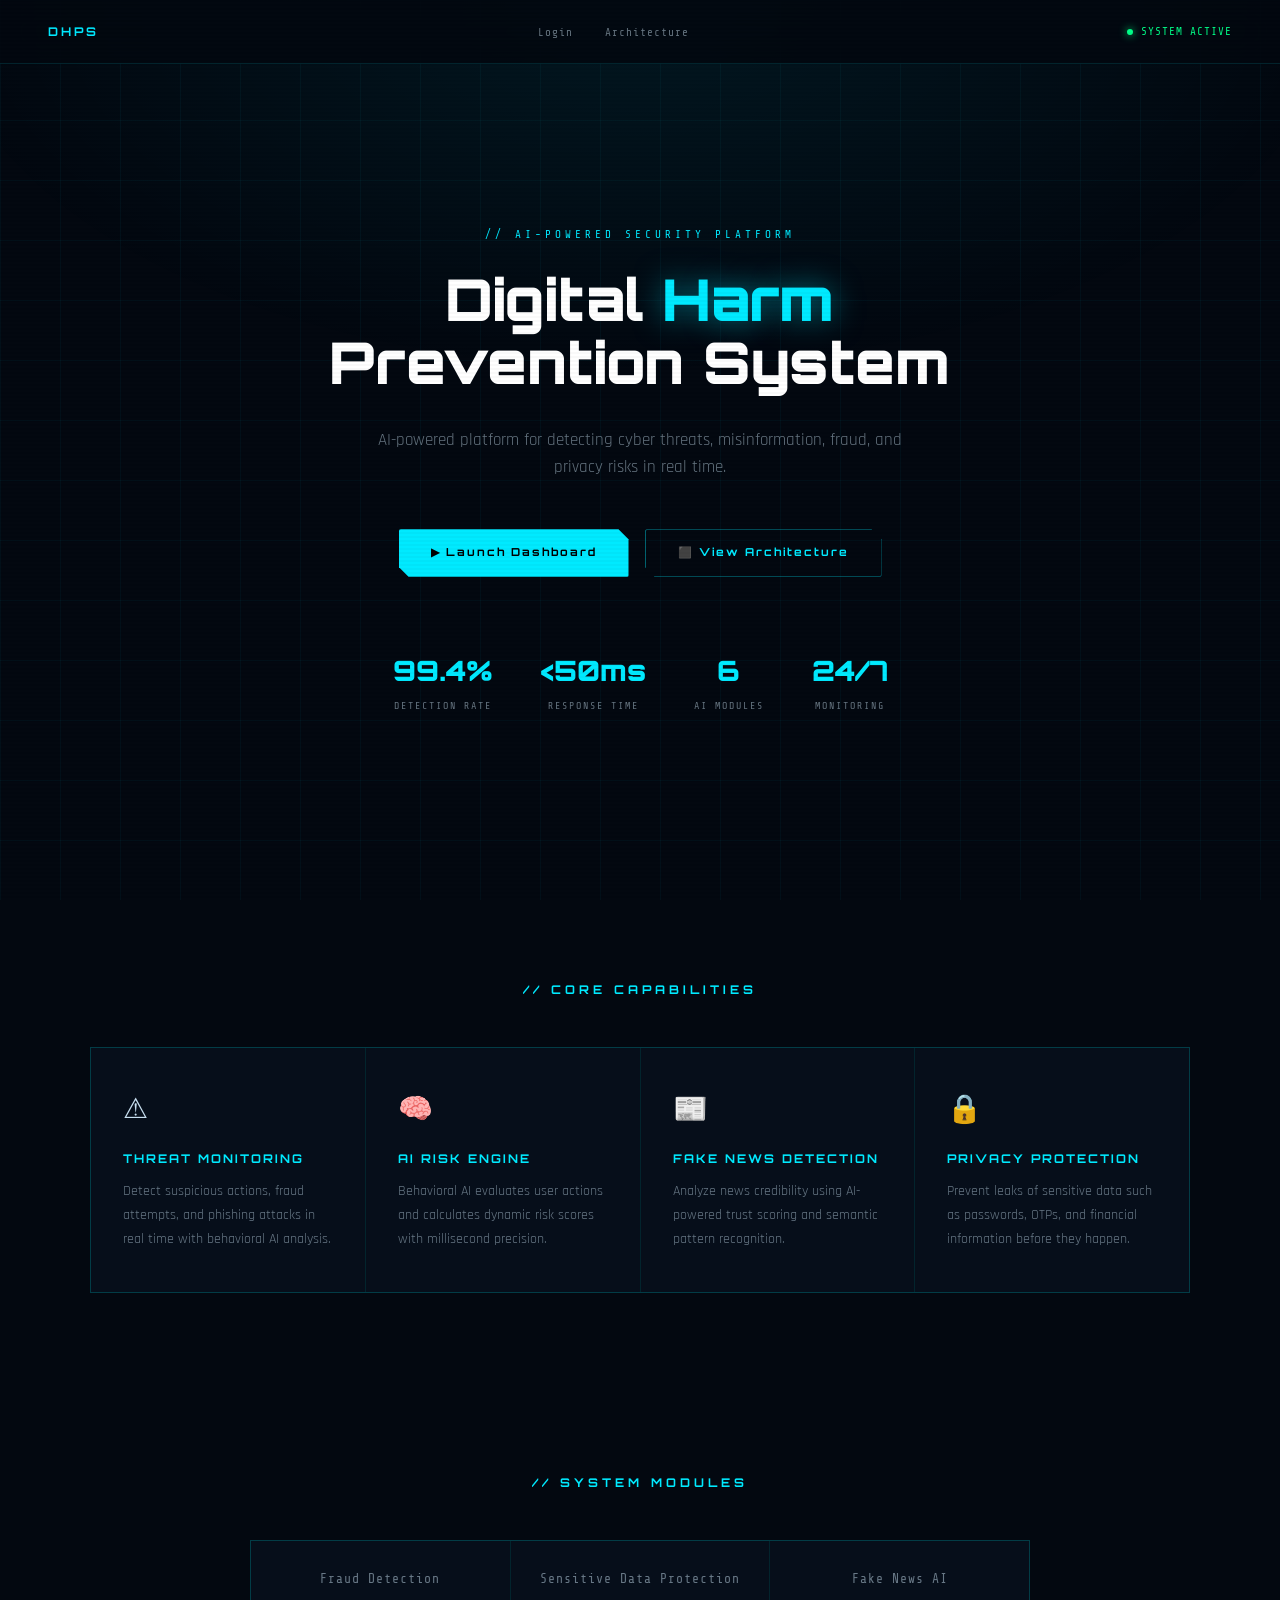
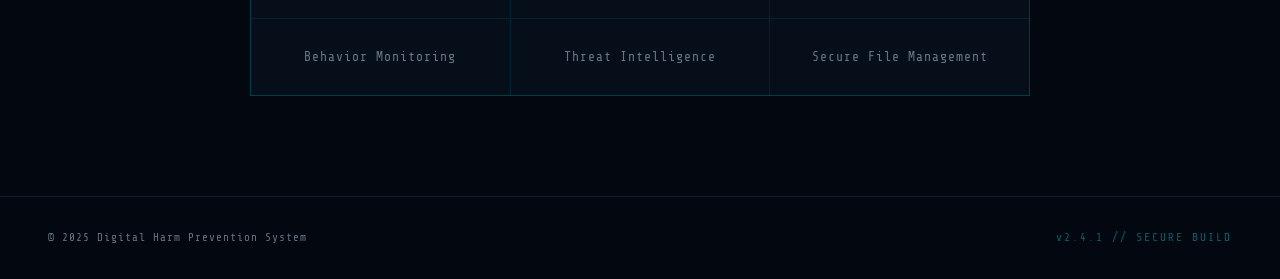
<file: frontend/index.html>
<!DOCTYPE html>
<html lang="en">
<head>
  <meta charset="UTF-8">
  <meta name="viewport" content="width=device-width, initial-scale=1.0">
  <title>Digital Harm Prevention System</title>
  <link rel="stylesheet" href="css/styles.css">
</head>
<body>

<div class="grid-bg"></div>

<!-- NAV -->
<nav class="nav">
  <a href="index.html" class="nav-logo">DHPS</a>
  <ul class="nav-links">
    <li><a href="login.html">Login</a></li>
    <li><a href="architecture.html">Architecture</a></li>
  </ul>
  <div class="nav-status">
    <span class="status-dot"></span>
    SYSTEM ACTIVE
  </div>
</nav>

<!-- HERO -->
<section class="hero">
  <p class="hero-eyebrow">// AI-POWERED SECURITY PLATFORM</p>

  <h1 class="title">
    Digital <span>Harm</span><br>Prevention System
  </h1>

  <p class="subtitle">
    AI-powered platform for detecting cyber threats, misinformation, fraud, and privacy risks in real time.
  </p>

  <div class="hero-buttons">
    <a href="login.html" class="btn-primary">&#x25B6; Launch Dashboard</a>
    <a href="architecture.html" class="btn-outline">&#x2B1B; View Architecture</a>
  </div>

  <div class="hero-stats">
    <div class="hero-stat">
      <div class="hero-stat-num">99.4%</div>
      <div class="hero-stat-label">Detection Rate</div>
    </div>
    <div class="hero-stat">
      <div class="hero-stat-num">&lt;50ms</div>
      <div class="hero-stat-label">Response Time</div>
    </div>
    <div class="hero-stat">
      <div class="hero-stat-num">6</div>
      <div class="hero-stat-label">AI Modules</div>
    </div>
    <div class="hero-stat">
      <div class="hero-stat-num">24/7</div>
      <div class="hero-stat-label">Monitoring</div>
    </div>
  </div>
</section>

<!-- FEATURES -->
<div class="features-section">
  <div class="features-header">
    <h2>// Core Capabilities</h2>
  </div>
  <div class="features">
    <div class="feature-card">
      <span class="feature-icon">&#x26A0;</span>
      <h3>Threat Monitoring</h3>
      <p>Detect suspicious actions, fraud attempts, and phishing attacks in real time with behavioral AI analysis.</p>
    </div>
    <div class="feature-card">
      <span class="feature-icon">&#x1F9E0;</span>
      <h3>AI Risk Engine</h3>
      <p>Behavioral AI evaluates user actions and calculates dynamic risk scores with millisecond precision.</p>
    </div>
    <div class="feature-card">
      <span class="feature-icon">&#x1F4F0;</span>
      <h3>Fake News Detection</h3>
      <p>Analyze news credibility using AI-powered trust scoring and semantic pattern recognition.</p>
    </div>
    <div class="feature-card">
      <span class="feature-icon">&#x1F512;</span>
      <h3>Privacy Protection</h3>
      <p>Prevent leaks of sensitive data such as passwords, OTPs, and financial information before they happen.</p>
    </div>
  </div>
</div>

<!-- MODULES -->
<section class="modules">
  <h2>// System Modules</h2>
  <div class="module-grid">
    <div class="module-card">Fraud Detection</div>
    <div class="module-card">Sensitive Data Protection</div>
    <div class="module-card">Fake News AI</div>
    <div class="module-card">Behavior Monitoring</div>
    <div class="module-card">Threat Intelligence</div>
    <div class="module-card">Secure File Management</div>
  </div>
</section>

<!-- FOOTER -->
<footer class="footer">
  <span class="footer-copy">&copy; 2025 Digital Harm Prevention System</span>
  <span class="footer-ver">v2.4.1 // SECURE BUILD</span>
</footer>

</body>
</html>
</file>
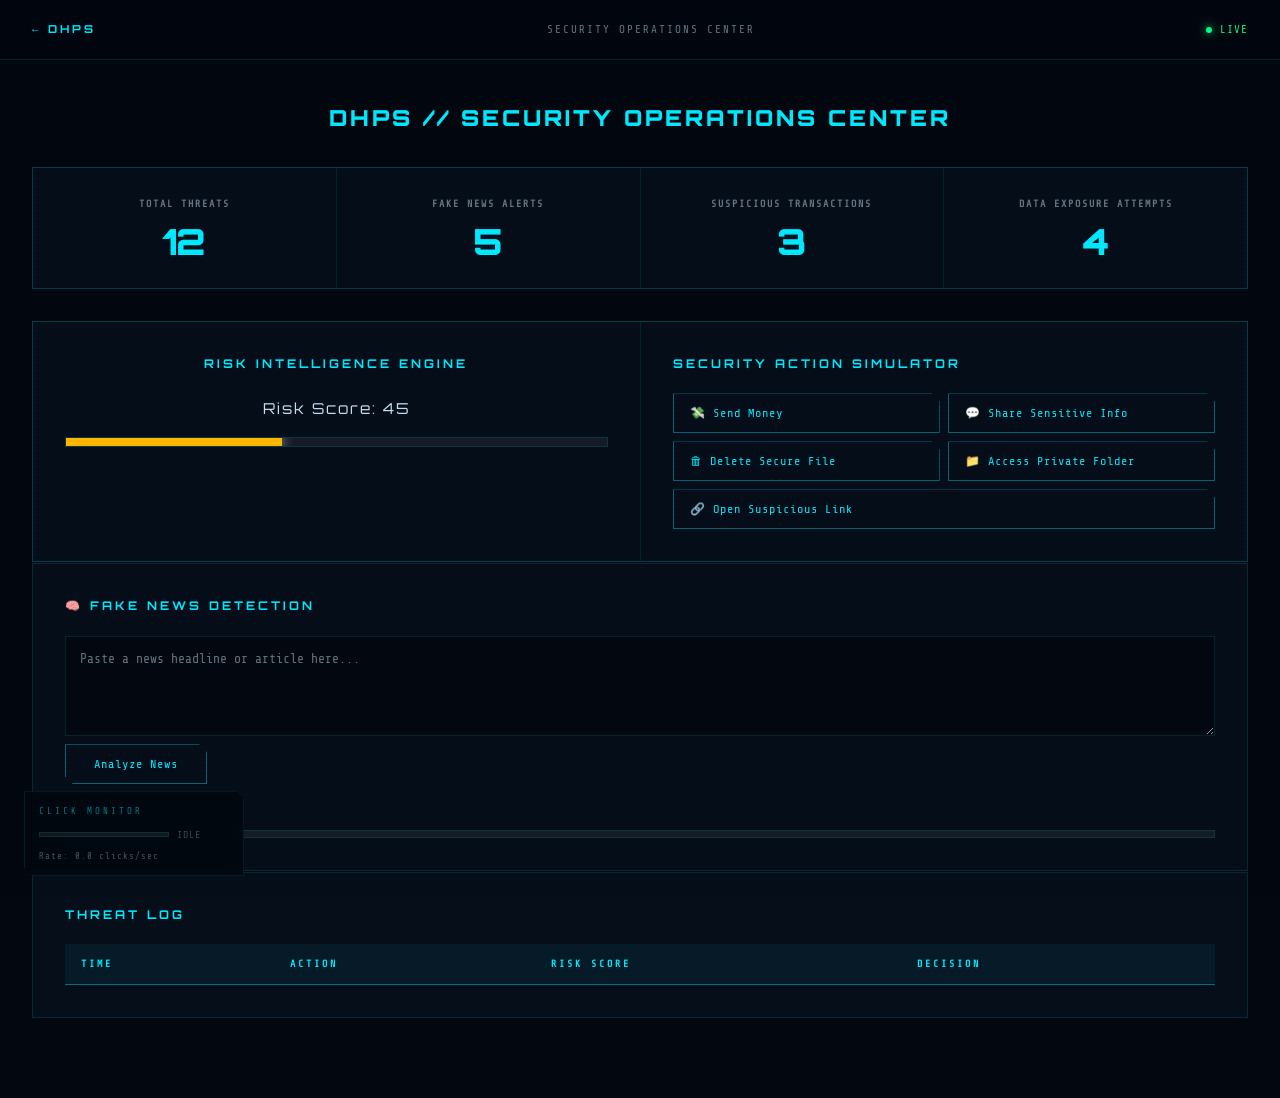
<file: frontend/dashboard.html>
<!DOCTYPE html>
<html lang="en">
<head>
  <title>DHPS Security Dashboard</title>
  <meta charset="UTF-8">
  <meta name="viewport" content="width=device-width, initial-scale=1.0">
  <link rel="stylesheet" href="css/dashboard.css">
  <script defer src="js/riskEngine.js"></script>
  <script defer src="js/behaviorMonitor.js"></script>
  <script defer src="js/fakeNewsAI.js"></script>
</head>
<body>

<!-- NAV -->
<nav class="dash-nav">
  <a href="index.html" class="dash-nav-logo">&#x2190; DHPS</a>
  <span class="dash-nav-title">SECURITY OPERATIONS CENTER</span>
  <div class="dash-nav-right">
    <span class="status-dot"></span>
    LIVE
  </div>
</nav>

<div class="dash-page">

  <h1 class="dashboard-title">DHPS // Security Operations Center</h1>

  <!-- STATS -->
  <div class="stats">
    <div class="card">
      <h3>Total Threats</h3>
      <p id="threats">12</p>
    </div>
    <div class="card">
      <h3>Fake News Alerts</h3>
      <p>5</p>
    </div>
    <div class="card">
      <h3>Suspicious Transactions</h3>
      <p>3</p>
    </div>
    <div class="card">
      <h3>Data Exposure Attempts</h3>
      <p>4</p>
    </div>
  </div>

  <!-- MAIN GRID -->
  <div class="dash-grid">

    <!-- RISK ENGINE -->
    <div class="dash-panel risk-engine">
      <h2>Risk Intelligence Engine</h2>
      <p id="riskScore">Risk Score: 45</p>
      <div class="risk-bar">
        <div id="riskFill"></div>
      </div>
    </div>

    <!-- ACTIONS -->
    <div class="dash-panel actions">
      <h2>Security Action Simulator</h2>
      <div class="action-grid">
        <button onclick="openMoneyForm()">&#x1F4B8; Send Money</button>
        <button onclick="openSensitiveForm()">&#x1F4AC; Share Sensitive Info</button>
        <button onclick="openDeleteForm()">&#x1F5D1; Delete Secure File</button>
        <button onclick="openFolderForm()">&#x1F4C1; Access Private Folder</button>
        <button onclick="openLinkForm()" style="grid-column: 1 / -1;">&#x1F517; Open Suspicious Link</button>
      </div>
    </div>

  </div>

  <!-- FAKE NEWS -->
  <div class="dash-panel-full fake-news-card">
    <h2>&#x1F9E0; Fake News Detection</h2>
    <textarea id="newsInput" placeholder="Paste a news headline or article here..."></textarea>
    <button onclick="checkNews()" style="clip-path: polygon(0 0, calc(100% - 8px) 0, 100% 8px, 100% 100%, 8px 100%, 0 calc(100% - 8px)); padding: 12px 28px;">Analyze News</button>
    <p id="newsResult"></p>
    <div class="trust-bar"><div id="trustFill"></div></div>
  </div>

  <!-- THREAT LOG -->
  <div class="dash-panel-full log" style="margin-top: 1px;">
    <h2>Threat Log</h2>
    <table>
      <thead>
        <tr>
          <th>Time</th>
          <th>Action</th>
          <th>Risk Score</th>
          <th>Decision</th>
        </tr>
      </thead>
      <tbody id="logTable"></tbody>
    </table>
  </div>

</div><!-- /dash-page -->


<!-- MONEY FORM -->
<div id="moneyForm" class="modal">
  <div class="modal-content">
    <h3>Money Transfer</h3>
    <input id="recipient" placeholder="Recipient Name">
    <input id="amount" type="number" placeholder="Amount (INR)" oninput="checkAmountWarning(this.value)">
    <div id="amountWarningInline" style="display:none; margin: -8px 0 12px; padding: 10px 14px; background: rgba(255,184,0,0.08); border: 1px solid rgba(255,184,0,0.4); font-family: var(--font-mono); font-size: 11px; color: var(--orange); letter-spacing: 1px;">
      &#x26A0; High-value transaction &mdash; additional verification may apply.
    </div>
    <!-- PANIC ALERT inside form -->
    <div id="panicBanner" style="display:none; margin: 0 0 12px; padding: 10px 14px; background: rgba(255,59,92,0.1); border: 1px solid rgba(255,59,92,0.5); font-family: var(--font-mono); font-size: 11px; color: var(--red); letter-spacing: 1px;">
      &#x1F6A8; Rapid clicking detected &mdash; possible panic or coercion. Transaction paused.
    </div>
    <div class="modal-buttons">
      <button onclick="submitMoneyWithCheck()">Submit Transaction</button>
      <button class="btn-close" onclick="closeForms()">Close</button>
    </div>
    <p id="moneyResult"></p>
  </div>
</div>

<!-- HIGH VALUE WARNING POPUP (with cooldown + panic) -->
<div id="highValueWarning" class="modal" style="z-index: 2000;">
  <div class="modal-content" style="border-color: rgba(255,184,0,0.6); box-shadow: 0 0 40px rgba(255,184,0,0.2), inset 0 0 40px rgba(0,0,0,0.5);">
    <div style="position:absolute; top:0; left:0; right:0; height:2px; background: linear-gradient(90deg, transparent, var(--orange), transparent);"></div>

    <!-- PANIC MODE header (hidden by default) -->
    <div id="panicHeader" style="display:none; text-align:center; margin-bottom:16px; padding:12px; background:rgba(255,59,92,0.1); border:1px solid rgba(255,59,92,0.4);">
      <div style="font-size:28px;">&#x1F6A8;</div>
      <div style="font-family:var(--font-mono); font-size:11px; color:var(--red); letter-spacing:2px; margin-top:6px;">PANIC DETECTED &mdash; TRANSACTION BLOCKED</div>
      <div style="font-family:var(--font-mono); font-size:10px; color:var(--text-dim); margin-top:4px;">Rapid clicking behaviour flagged. Please verify you are acting freely.</div>
    </div>

    <div style="text-align:center; margin-bottom: 20px;" id="warnIcon">
      <div style="font-size: 40px; margin-bottom: 12px;">&#x26A0;</div>
      <h3 style="color: var(--orange); font-size: 14px; letter-spacing: 3px;">High-Value Transaction</h3>
    </div>

    <div style="background: rgba(255,184,0,0.06); border: 1px solid rgba(255,184,0,0.2); padding: 16px; margin-bottom: 16px;">
      <p style="font-family: var(--font-mono); font-size: 12px; color: var(--text); letter-spacing: 1px; line-height: 1.7; margin: 0;">
        Transaction amount exceeds <span style="color:var(--orange); font-weight:bold;">&#x20B9;10,000</span>.<br>
        This triggers enhanced fraud screening.<br><br>
        <span style="color: var(--text-dim);">Recipient:</span> <span id="warnRecipient" style="color:var(--cyan);"></span><br>
        <span style="color: var(--text-dim);">Amount:</span> <span id="warnAmount" style="color:var(--orange);"></span>
      </p>
    </div>

    <!-- COOLDOWN TIMER BAR -->
    <div id="cooldownSection" style="margin-bottom:16px;">
      <div style="font-family:var(--font-mono); font-size:10px; color:var(--text-dim); letter-spacing:2px; text-align:center; margin-bottom:8px;">
        &#x23F3; COOLING OFF PERIOD &mdash; <span id="cooldownLabel">Review your transaction carefully</span>
      </div>
      <div style="width:100%; height:8px; background:rgba(255,255,255,0.06); border:1px solid var(--border); overflow:hidden;">
        <div id="cooldownBar" style="height:100%; width:100%; background:var(--orange); transition:width 1s linear;"></div>
      </div>
      <div style="font-family:var(--font-mono); font-size:10px; color:var(--text-dim); text-align:center; margin-top:6px; letter-spacing:1px;">
        Proceed button unlocks in <span id="cooldownSecs" style="color:var(--orange); font-weight:bold;">10</span>s
      </div>
    </div>

    <!-- Click rate meter -->
    <div id="clickMeter" style="margin-bottom:16px; padding:10px 14px; background:rgba(0,234,255,0.03); border:1px solid var(--border);">
      <div style="font-family:var(--font-mono); font-size:10px; color:var(--text-dim); letter-spacing:2px; margin-bottom:6px;">CLICK BEHAVIOUR MONITOR</div>
      <div style="display:flex; align-items:center; gap:10px;">
        <div style="flex:1; height:6px; background:rgba(255,255,255,0.06); border:1px solid var(--border); overflow:hidden;">
          <div id="clickRateBar" style="height:100%; width:0%; background:var(--green); transition:width 0.3s;"></div>
        </div>
        <span id="clickRateLabel" style="font-family:var(--font-mono); font-size:10px; color:var(--green); letter-spacing:1px; min-width:60px;">CALM</span>
      </div>
    </div>

    <p style="font-family:var(--font-mono); font-size:11px; color:var(--text-dim); letter-spacing:1px; text-align:center; margin-bottom:16px;" id="warnQuestion">
      Do you want to proceed with this transaction?
    </p>

    <div class="modal-buttons" id="warnButtons">
      <button id="proceedBtn" onclick="confirmHighValueTransaction()" disabled
        style="background:rgba(255,184,0,0.05); border-color:rgba(255,184,0,0.2); color:rgba(255,184,0,0.3); cursor:not-allowed;">
        &#x23F3; Wait...
      </button>
      <button class="btn-close" onclick="cancelHighValueTransaction()">&#x2718; Cancel</button>
    </div>
  </div>
</div>

<!-- PANIC BLOCKED POPUP -->
<div id="panicBlockedPopup" class="modal" style="z-index: 3000;">
  <div class="modal-content" style="border-color:rgba(255,59,92,0.6); box-shadow:0 0 40px rgba(255,59,92,0.25);">
    <div style="position:absolute; top:0; left:0; right:0; height:2px; background:linear-gradient(90deg,transparent,var(--red),transparent);"></div>
    <div style="text-align:center; margin-bottom:20px;">
      <div style="font-size:44px; margin-bottom:12px;">&#x1F6A8;</div>
      <h3 style="color:var(--red); font-size:14px; letter-spacing:3px;">TRANSACTION BLOCKED</h3>
    </div>
    <div style="background:rgba(255,59,92,0.06); border:1px solid rgba(255,59,92,0.2); padding:16px; margin-bottom:20px;">
      <p style="font-family:var(--font-mono); font-size:12px; color:var(--text); letter-spacing:1px; line-height:1.8; margin:0; text-align:center;">
        Abnormal clicking behaviour detected.<br>
        This may indicate <span style="color:var(--red);">panic, coercion, or fraud.</span><br><br>
        Transaction has been <strong style="color:var(--red);">automatically blocked</strong><br>for your protection.
      </p>
    </div>
    <div class="modal-buttons">
      <button onclick="dismissPanicBlock()" style="background:rgba(255,59,92,0.15); border-color:rgba(255,59,92,0.6); color:var(--red);">
        &#x2714; I Understand
      </button>
    </div>
  </div>
</div>

<script>
  /* ── PANIC / CLICK MONITOR (reads from global behaviorMonitor) ──────── */
  var _panicDetected     = false;
  var _clickRateInterval = null;

  function startClickMonitor() {
    _panicDetected = false;
    updateClickMeter(0);

    // Poll the global click rate every 400ms
    _clickRateInterval = setInterval(function() {
      var rate = (typeof getClickRate === "function") ? getClickRate() : 0;
      updateClickMeter(rate);

      // Panic threshold: > 4 clicks/sec from global monitor
      if (rate > 4 && !_panicDetected) {
        triggerPanic();
      }
    }, 400);
  }

  function stopClickMonitor() {
    clearInterval(_clickRateInterval);
    _clickRateInterval = null;
  }

  // recordModalClick no longer needed — global listener covers it
  function recordModalClick() {}

  function updateClickMeter(rate) {
    var bar   = document.getElementById("clickRateBar");
    var label = document.getElementById("clickRateLabel");
    if (!bar) return;

    var pct = Math.min(rate / 7 * 100, 100);
    bar.style.width = pct + "%";

    if (rate < 1) {
      bar.style.background = "var(--green)";
      label.style.color    = "var(--green)";
      label.textContent    = "CALM";
    } else if (rate < 4) {
      bar.style.background = "var(--orange)";
      label.style.color    = "var(--orange)";
      label.textContent    = "ELEVATED";
    } else {
      bar.style.background = "var(--red)";
      label.style.color    = "var(--red)";
      label.textContent    = "PANIC!";
    }
  }

  function triggerPanic() {
    _panicDetected = true;
    stopClickMonitor();

    document.getElementById("panicHeader").style.display  = "block";
    document.getElementById("warnIcon").style.display     = "none";
    document.getElementById("warnQuestion").style.display = "none";

    var btn = document.getElementById("proceedBtn");
    btn.textContent       = "\uD83D\uDEAB Blocked";
    btn.style.color       = "rgba(255,59,92,0.4)";
    btn.style.borderColor = "rgba(255,59,92,0.3)";
    btn.disabled          = true;

    document.getElementById("panicBanner").style.display = "block";

    setTimeout(function() {
      document.getElementById("highValueWarning").style.display  = "none";
      document.getElementById("panicBlockedPopup").style.display = "flex";
      updateRisk(95);
      addLog("Money Transfer (PANIC DETECTED)", 95, "BLOCKED");
    }, 1500);
  }

  /* ── COOLDOWN TIMER ────────────────────────────────────────────────── */
  var _cooldownTimer = null;
  var COOLDOWN_SECS  = 20;

  function startCooldown() {
    var remaining = COOLDOWN_SECS;
    var bar  = document.getElementById("cooldownBar");
    var secs = document.getElementById("cooldownSecs");
    var btn  = document.getElementById("proceedBtn");
    var lbl  = document.getElementById("cooldownLabel");

    bar.style.transition = "none";
    bar.style.width = "100%";

    // Force reflow so transition resets
    bar.offsetWidth;
    bar.style.transition = "width " + COOLDOWN_SECS + "s linear";
    bar.style.width = "0%";

    _cooldownTimer = setInterval(function() {
      remaining--;
      if (secs) secs.textContent = remaining;

      if (remaining <= 0) {
        clearInterval(_cooldownTimer);
        if (!_panicDetected) {
          btn.disabled       = false;
          btn.textContent    = "\u2714 Proceed Anyway";
          btn.style.background    = "rgba(255,184,0,0.15)";
          btn.style.borderColor   = "rgba(255,184,0,0.6)";
          btn.style.color         = "var(--orange)";
          btn.style.cursor        = "pointer";
          if (lbl) lbl.textContent = "You may now proceed";
          if (secs) secs.textContent = "0";
          // Hide the timer section label
          var timerNote = secs.parentElement;
          if (timerNote) timerNote.style.color = "var(--green)";
        }
      }
    }, 1000);
  }

  /* ── AMOUNT WARNING ────────────────────────────────────────────────── */
  function checkAmountWarning(val) {
    var warn = document.getElementById("amountWarningInline");
    warn.style.display = (parseFloat(val) > 10000) ? "block" : "none";
  }

  /* ── SUBMIT HANDLER ────────────────────────────────────────────────── */
  function submitMoneyWithCheck() {
    var amount    = parseFloat(document.getElementById("amount").value);
    var recipient = document.getElementById("recipient").value.trim();

    if (!recipient || isNaN(amount) || amount <= 0) {
      document.getElementById("moneyResult").style.color = "var(--orange)";
      document.getElementById("moneyResult").textContent = "\u26A0 Please fill in all fields.";
      return;
    }

    // Reset panic banner
    document.getElementById("panicBanner").style.display = "none";

    if (amount > 10000) {
      document.getElementById("warnRecipient").textContent = recipient;
      document.getElementById("warnAmount").textContent    = "\u20B9" + amount.toLocaleString("en-IN");

      // Reset popup state
      document.getElementById("panicHeader").style.display  = "none";
      document.getElementById("warnIcon").style.display     = "block";
      document.getElementById("warnQuestion").style.display = "block";
      var btn = document.getElementById("proceedBtn");
      btn.disabled        = true;
      btn.textContent     = "\u23F3 Wait...";
      btn.style.background    = "rgba(255,184,0,0.05)";
      btn.style.borderColor   = "rgba(255,184,0,0.2)";
      btn.style.color         = "rgba(255,184,0,0.3)";
      btn.style.cursor        = "not-allowed";
      document.getElementById("cooldownSecs").textContent = COOLDOWN_SECS;
      document.getElementById("cooldownLabel").textContent = "Review your transaction carefully";

      document.getElementById("moneyForm").style.display     = "none";
      document.getElementById("highValueWarning").style.display = "flex";

      // Attach click tracker to the warning modal
      document.getElementById("highValueWarning").addEventListener("click", recordModalClick);

      startCooldown();
      startClickMonitor();
    } else {
      processMoney();
    }
  }

  function confirmHighValueTransaction() {
    if (_panicDetected) return;
    stopClickMonitor();
    clearInterval(_cooldownTimer);
    document.getElementById("highValueWarning").style.display = "none";
    document.getElementById("moneyForm").style.display = "flex";
    processMoney();
  }

  function cancelHighValueTransaction() {
    stopClickMonitor();
    clearInterval(_cooldownTimer);
    document.getElementById("highValueWarning").style.display = "none";
    document.getElementById("moneyForm").style.display = "flex";
    document.getElementById("moneyResult").style.color   = "var(--red)";
    document.getElementById("moneyResult").textContent   = "\u2718 Transaction cancelled by user.";
  }

  function dismissPanicBlock() {
    document.getElementById("panicBlockedPopup").style.display = "none";
    document.getElementById("moneyForm").style.display = "flex";
    document.getElementById("moneyResult").style.color = "var(--red)";
    document.getElementById("moneyResult").textContent = "\u1F6A8 Transaction blocked due to suspicious behaviour.";
  }
</script>

<!-- ═══════════════════════════════════════════════════════
     SENSITIVE INFO FORM
═══════════════════════════════════════════════════════ -->
<div id="sensitiveForm" class="modal">
  <div class="modal-content" style="max-width:560px;">
    <div style="position:absolute;top:0;left:0;right:0;height:2px;background:linear-gradient(90deg,transparent,var(--cyan),transparent);"></div>

    <!-- Header -->
    <div style="display:flex;align-items:center;gap:14px;margin-bottom:20px;">
      <div style="width:44px;height:44px;background:rgba(0,234,255,0.08);border:1px solid rgba(0,234,255,0.3);display:flex;align-items:center;justify-content:center;font-size:20px;clip-path:polygon(0 0,calc(100% - 6px) 0,100% 6px,100% 100%,6px 100%,0 calc(100% - 6px));">&#x1F4AC;</div>
      <div>
        <h3 style="margin:0;font-size:13px;letter-spacing:3px;color:var(--cyan);">SENSITIVE DATA SCANNER</h3>
        <div style="font-family:var(--font-mono);font-size:10px;color:var(--text-dim);letter-spacing:1px;margin-top:3px;">Detects PII, credentials &amp; financial data before transmission</div>
      </div>
      <button onclick="closeForms()" style="margin-left:auto;background:none;border:none;color:var(--text-dim);font-size:18px;cursor:pointer;padding:4px;">&#x2715;</button>
    </div>

    <!-- Threat tags -->
    <div style="display:flex;flex-wrap:wrap;gap:6px;margin-bottom:14px;">
      <span style="font-family:var(--font-mono);font-size:9px;padding:3px 8px;border:1px solid rgba(255,59,92,0.3);color:rgba(255,59,92,0.7);letter-spacing:1px;">PASSWORD</span>
      <span style="font-family:var(--font-mono);font-size:9px;padding:3px 8px;border:1px solid rgba(255,59,92,0.3);color:rgba(255,59,92,0.7);letter-spacing:1px;">OTP</span>
      <span style="font-family:var(--font-mono);font-size:9px;padding:3px 8px;border:1px solid rgba(255,184,0,0.3);color:rgba(255,184,0,0.7);letter-spacing:1px;">CARD NUMBER</span>
      <span style="font-family:var(--font-mono);font-size:9px;padding:3px 8px;border:1px solid rgba(255,184,0,0.3);color:rgba(255,184,0,0.7);letter-spacing:1px;">AADHAR / PAN</span>
      <span style="font-family:var(--font-mono);font-size:9px;padding:3px 8px;border:1px solid rgba(0,234,255,0.2);color:rgba(0,234,255,0.5);letter-spacing:1px;">API KEY</span>
      <span style="font-family:var(--font-mono);font-size:9px;padding:3px 8px;border:1px solid rgba(0,234,255,0.2);color:rgba(0,234,255,0.5);letter-spacing:1px;">+15 MORE</span>
    </div>

    <!-- Textarea with live char count -->
    <div style="position:relative;margin-bottom:14px;">
      <textarea id="sensitiveText" placeholder="Paste or type the message you want to scan..."
        oninput="updateSensitiveCharCount(this)"
        style="width:100%;min-height:120px;background:rgba(0,234,255,0.03);border:1px solid rgba(0,234,255,0.15);color:var(--text);font-family:var(--font-mono);font-size:12px;padding:12px;resize:vertical;letter-spacing:0.5px;line-height:1.6;box-sizing:border-box;outline:none;"></textarea>
      <div style="position:absolute;bottom:8px;right:10px;font-family:var(--font-mono);font-size:9px;color:var(--text-dim);" id="sensitiveCharCount">0 chars</div>
    </div>

    <!-- Scan progress bar (hidden until scan) -->
    <div id="sensitiveProgress" style="display:none;margin-bottom:14px;">
      <div style="font-family:var(--font-mono);font-size:9px;color:var(--text-dim);letter-spacing:2px;margin-bottom:6px;">SCANNING FOR SENSITIVE PATTERNS...</div>
      <div style="height:4px;background:rgba(255,255,255,0.06);overflow:hidden;">
        <div id="sensitiveProgressBar" style="height:100%;width:0%;background:var(--cyan);transition:width 1.2s ease;"></div>
      </div>
    </div>

    <!-- Result card -->
    <div id="sensitiveResultCard" style="display:none;margin-bottom:14px;padding:14px;border:1px solid rgba(0,234,255,0.15);background:rgba(0,0,0,0.3);">
      <div style="display:flex;align-items:center;gap:10px;margin-bottom:10px;">
        <span id="sensitiveResultIcon" style="font-size:22px;"></span>
        <div>
          <div id="sensitiveResultTitle" style="font-family:var(--font-mono);font-size:12px;letter-spacing:2px;font-weight:bold;"></div>
          <div id="sensitiveResultSub" style="font-family:var(--font-mono);font-size:10px;color:var(--text-dim);margin-top:2px;"></div>
        </div>
        <div style="margin-left:auto;text-align:right;">
          <div style="font-family:var(--font-mono);font-size:18px;font-weight:bold;" id="sensitiveRiskNum"></div>
          <div style="font-family:var(--font-mono);font-size:9px;color:var(--text-dim);">RISK SCORE</div>
        </div>
      </div>
      <div id="sensitiveFoundTags" style="display:flex;flex-wrap:wrap;gap:5px;"></div>
    </div>

    <div class="modal-buttons">
      <button onclick="scanSensitive()" id="sensitiveBtn">&#x1F50D; Scan Message</button>
      <button class="btn-close" onclick="closeForms()">&#x2715; Close</button>
    </div>
    <p id="sensitiveResult" style="display:none;"></p>
  </div>
</div>


<!-- ═══════════════════════════════════════════════════════
     DELETE FILE FORM
═══════════════════════════════════════════════════════ -->
<div id="deleteForm" class="modal">
  <div class="modal-content" style="max-width:540px;">
    <div style="position:absolute;top:0;left:0;right:0;height:2px;background:linear-gradient(90deg,transparent,var(--red),transparent);"></div>

    <div style="display:flex;align-items:center;gap:14px;margin-bottom:20px;">
      <div style="width:44px;height:44px;background:rgba(255,59,92,0.08);border:1px solid rgba(255,59,92,0.3);display:flex;align-items:center;justify-content:center;font-size:20px;clip-path:polygon(0 0,calc(100% - 6px) 0,100% 6px,100% 100%,6px 100%,0 calc(100% - 6px));">&#x1F5D1;</div>
      <div>
        <h3 style="margin:0;font-size:13px;letter-spacing:3px;color:var(--red);">SECURE FILE DELETION</h3>
        <div style="font-family:var(--font-mono);font-size:10px;color:var(--text-dim);letter-spacing:1px;margin-top:3px;">AI-powered threat assessment before permanent deletion</div>
      </div>
      <button onclick="closeForms()" style="margin-left:auto;background:none;border:none;color:var(--text-dim);font-size:18px;cursor:pointer;padding:4px;">&#x2715;</button>
    </div>

    <!-- File input with type detection -->
    <div style="margin-bottom:14px;">
      <div style="font-family:var(--font-mono);font-size:10px;color:var(--text-dim);letter-spacing:2px;margin-bottom:8px;">FILE PATH / NAME</div>
      <div style="display:flex;align-items:center;gap:0;">
        <div id="fileTypeIcon" style="padding:10px 14px;background:rgba(255,59,92,0.06);border:1px solid rgba(255,59,92,0.2);border-right:none;font-size:18px;">&#x1F4C4;</div>
        <input id="fileName" placeholder="e.g. /etc/passwd  or  backup.key  or  config.env"
          oninput="updateFileIcon(this.value)"
          style="flex:1;background:rgba(255,59,92,0.03);border:1px solid rgba(255,59,92,0.2);color:var(--text);font-family:var(--font-mono);font-size:12px;padding:10px 14px;outline:none;letter-spacing:0.5px;">
      </div>
    </div>

    <!-- Protection level indicators -->
    <div style="display:grid;grid-template-columns:1fr 1fr;gap:8px;margin-bottom:14px;">
      <div class="delete-check" id="dc-system">
        <span style="font-size:14px;">&#x1F6E1;</span>
        <div>
          <div style="font-family:var(--font-mono);font-size:9px;color:var(--text-dim);letter-spacing:1px;">SYSTEM FILE</div>
          <div id="dc-system-val" style="font-family:var(--font-mono);font-size:10px;color:var(--text-dim);">—</div>
        </div>
      </div>
      <div class="delete-check" id="dc-ext">
        <span style="font-size:14px;">&#x1F4CE;</span>
        <div>
          <div style="font-family:var(--font-mono);font-size:9px;color:var(--text-dim);letter-spacing:1px;">EXTENSION</div>
          <div id="dc-ext-val" style="font-family:var(--font-mono);font-size:10px;color:var(--text-dim);">—</div>
        </div>
      </div>
      <div class="delete-check" id="dc-hidden">
        <span style="font-size:14px;">&#x1F441;</span>
        <div>
          <div style="font-family:var(--font-mono);font-size:9px;color:var(--text-dim);letter-spacing:1px;">HIDDEN FILE</div>
          <div id="dc-hidden-val" style="font-family:var(--font-mono);font-size:10px;color:var(--text-dim);">—</div>
        </div>
      </div>
      <div class="delete-check" id="dc-bulk">
        <span style="font-size:14px;">&#x26A0;</span>
        <div>
          <div style="font-family:var(--font-mono);font-size:9px;color:var(--text-dim);letter-spacing:1px;">BULK DELETE</div>
          <div id="dc-bulk-val" style="font-family:var(--font-mono);font-size:10px;color:var(--text-dim);">—</div>
        </div>
      </div>
    </div>

    <!-- Result -->
    <div id="deleteResultCard" style="display:none;padding:14px;border:1px solid rgba(255,59,92,0.2);background:rgba(255,59,92,0.04);margin-bottom:14px;">
      <div style="display:flex;align-items:center;gap:12px;">
        <span id="deleteResultIcon" style="font-size:26px;"></span>
        <div style="flex:1;">
          <div id="deleteResultTitle" style="font-family:var(--font-mono);font-size:12px;font-weight:bold;letter-spacing:2px;"></div>
          <div id="deleteResultMsg" style="font-family:var(--font-mono);font-size:10px;color:var(--text-dim);margin-top:4px;line-height:1.6;"></div>
        </div>
        <div style="text-align:center;">
          <div id="deleteRiskNum" style="font-family:var(--font-mono);font-size:22px;font-weight:bold;"></div>
          <div style="font-family:var(--font-mono);font-size:9px;color:var(--text-dim);">RISK</div>
        </div>
      </div>
    </div>

    <div class="modal-buttons">
      <button onclick="deleteFile()" style="background:rgba(255,59,92,0.1);border-color:rgba(255,59,92,0.5);color:var(--red);">&#x1F5D1; Delete File</button>
      <button class="btn-close" onclick="closeForms()">&#x2715; Cancel</button>
    </div>
    <p id="deleteResult" style="display:none;"></p>
  </div>
</div>


<!-- ═══════════════════════════════════════════════════════
     PRIVATE FOLDER ACCESS FORM
═══════════════════════════════════════════════════════ -->
<div id="folderForm" class="modal">
  <div class="modal-content" style="max-width:480px;">
    <div style="position:absolute;top:0;left:0;right:0;height:2px;background:linear-gradient(90deg,transparent,var(--orange),transparent);"></div>

    <div style="text-align:center;margin-bottom:24px;">
      <!-- Animated lock icon -->
      <div id="lockIcon" style="font-size:48px;margin-bottom:12px;transition:all 0.4s;">&#x1F512;</div>
      <h3 style="margin:0;font-size:13px;letter-spacing:4px;color:var(--orange);">RESTRICTED ACCESS</h3>
      <div style="font-family:var(--font-mono);font-size:10px;color:var(--text-dim);letter-spacing:1px;margin-top:6px;">CLASSIFIED // LEVEL-5 CLEARANCE REQUIRED</div>
    </div>

    <!-- Access attempt counter -->
    <div style="display:flex;justify-content:space-between;margin-bottom:16px;padding:10px 14px;background:rgba(255,184,0,0.04);border:1px solid rgba(255,184,0,0.15);">
      <div style="font-family:var(--font-mono);font-size:10px;color:var(--text-dim);letter-spacing:1px;">FAILED ATTEMPTS</div>
      <div style="font-family:var(--font-mono);font-size:10px;color:var(--orange);" id="failedAttempts">0 / 3</div>
    </div>

    <!-- Password field with strength meter -->
    <div style="margin-bottom:14px;">
      <div style="font-family:var(--font-mono);font-size:10px;color:var(--text-dim);letter-spacing:2px;margin-bottom:8px;">ACCESS KEY</div>
      <div style="position:relative;">
        <input id="folderPassword" type="password" placeholder="Enter access key..."
          oninput="updatePasswordStrength(this.value)"
          onkeydown="if(event.key==='Enter')checkFolderAccess()"
          style="width:100%;background:rgba(255,184,0,0.04);border:1px solid rgba(255,184,0,0.25);color:var(--text);font-family:var(--font-mono);font-size:14px;padding:12px 44px 12px 14px;outline:none;letter-spacing:3px;box-sizing:border-box;">
        <button id="toggleFolderPw" onclick="toggleFolderPassword()" style="position:absolute;right:10px;top:50%;transform:translateY(-50%);background:none;border:none;color:var(--text-dim);cursor:pointer;font-size:16px;">&#x1F441;</button>
      </div>
      <!-- Strength meter -->
      <div style="margin-top:6px;display:flex;gap:3px;" id="pwStrengthBars">
        <div class="pw-bar" id="pw-b1"></div>
        <div class="pw-bar" id="pw-b2"></div>
        <div class="pw-bar" id="pw-b3"></div>
        <div class="pw-bar" id="pw-b4"></div>
      </div>
      <div id="pwStrengthLabel" style="font-family:var(--font-mono);font-size:9px;color:var(--text-dim);letter-spacing:1px;margin-top:4px;"></div>
    </div>

    <!-- Auth result -->
    <div id="folderResultCard" style="display:none;padding:16px;margin-bottom:14px;text-align:center;">
      <div id="folderResultIcon" style="font-size:36px;margin-bottom:8px;"></div>
      <div id="folderResultTitle" style="font-family:var(--font-mono);font-size:12px;font-weight:bold;letter-spacing:3px;"></div>
      <div id="folderResultMsg" style="font-family:var(--font-mono);font-size:10px;color:var(--text-dim);margin-top:6px;line-height:1.6;"></div>
    </div>

    <div class="modal-buttons" id="folderBtns">
      <button onclick="checkFolderAccess()" style="background:rgba(255,184,0,0.1);border-color:rgba(255,184,0,0.5);color:var(--orange);">&#x1F511; Authenticate</button>
      <button class="btn-close" onclick="closeForms()">&#x2715; Cancel</button>
    </div>
    <p id="folderResult" style="display:none;"></p>
  </div>
</div>


<!-- ═══════════════════════════════════════════════════════
     URL SCANNER FORM
═══════════════════════════════════════════════════════ -->
<div id="linkForm" class="modal">
  <div class="modal-content" style="max-width:580px;">
    <div style="position:absolute;top:0;left:0;right:0;height:2px;background:linear-gradient(90deg,transparent,var(--green),transparent);"></div>

    <div style="display:flex;align-items:center;gap:14px;margin-bottom:20px;">
      <div style="width:44px;height:44px;background:rgba(0,255,136,0.06);border:1px solid rgba(0,255,136,0.25);display:flex;align-items:center;justify-content:center;font-size:20px;clip-path:polygon(0 0,calc(100% - 6px) 0,100% 6px,100% 100%,6px 100%,0 calc(100% - 6px));">&#x1F517;</div>
      <div>
        <h3 style="margin:0;font-size:13px;letter-spacing:3px;color:var(--green);">PHISHING & URL SCANNER</h3>
        <div style="font-family:var(--font-mono);font-size:10px;color:var(--text-dim);letter-spacing:1px;margin-top:3px;">Deep analysis: domain, TLD, signals, homoglyphs, protocols</div>
      </div>
      <button onclick="closeForms()" style="margin-left:auto;background:none;border:none;color:var(--text-dim);font-size:18px;cursor:pointer;padding:4px;">&#x2715;</button>
    </div>

    <!-- URL input with protocol badge -->
    <div style="margin-bottom:14px;">
      <div style="font-family:var(--font-mono);font-size:10px;color:var(--text-dim);letter-spacing:2px;margin-bottom:8px;">TARGET URL</div>
      <input id="urlInput" placeholder="https://example.com/verify-account"
        oninput="updateURLPreview(this.value)"
        style="width:100%;background:rgba(0,255,136,0.03);border:1px solid rgba(0,255,136,0.2);color:var(--text);font-family:var(--font-mono);font-size:12px;padding:12px 14px;outline:none;letter-spacing:0.5px;box-sizing:border-box;">
    </div>

    <!-- URL anatomy breakdown -->
    <div id="urlBreakdown" style="display:none;margin-bottom:14px;padding:10px 14px;background:rgba(0,0,0,0.3);border:1px solid var(--border);">
      <div style="font-family:var(--font-mono);font-size:9px;color:var(--text-dim);letter-spacing:2px;margin-bottom:8px;">URL ANATOMY</div>
      <div style="display:flex;flex-wrap:wrap;gap:4px;" id="urlParts"></div>
    </div>

    <!-- Threat check grid -->
    <div style="display:grid;grid-template-columns:1fr 1fr 1fr;gap:6px;margin-bottom:14px;" id="urlCheckGrid">
      <div class="url-check" id="uc-protocol"><span>&#x1F512;</span><div><div style="font-family:var(--font-mono);font-size:9px;color:var(--text-dim);">PROTOCOL</div><div id="uc-proto-val" style="font-family:var(--font-mono);font-size:10px;color:var(--text-dim);">—</div></div></div>
      <div class="url-check" id="uc-tld"><span>&#x1F310;</span><div><div style="font-family:var(--font-mono);font-size:9px;color:var(--text-dim);">TLD</div><div id="uc-tld-val" style="font-family:var(--font-mono);font-size:10px;color:var(--text-dim);">—</div></div></div>
      <div class="url-check" id="uc-ip"><span>&#x1F4BB;</span><div><div style="font-family:var(--font-mono);font-size:9px;color:var(--text-dim);">IP ADDR</div><div id="uc-ip-val" style="font-family:var(--font-mono);font-size:10px;color:var(--text-dim);">—</div></div></div>
      <div class="url-check" id="uc-signals"><span>&#x26A0;</span><div><div style="font-family:var(--font-mono);font-size:9px;color:var(--text-dim);">SIGNALS</div><div id="uc-signals-val" style="font-family:var(--font-mono);font-size:10px;color:var(--text-dim);">—</div></div></div>
      <div class="url-check" id="uc-homoglyph"><span>&#x1F50D;</span><div><div style="font-family:var(--font-mono);font-size:9px;color:var(--text-dim);">HOMOGLYPH</div><div id="uc-hg-val" style="font-family:var(--font-mono);font-size:10px;color:var(--text-dim);">—</div></div></div>
      <div class="url-check" id="uc-sub"><span>&#x1F4CA;</span><div><div style="font-family:var(--font-mono);font-size:9px;color:var(--text-dim);">SUBDOMAINS</div><div id="uc-sub-val" style="font-family:var(--font-mono);font-size:10px;color:var(--text-dim);">—</div></div></div>
    </div>

    <!-- Scan animation + result -->
    <div id="urlScanAnim" style="display:none;margin-bottom:14px;">
      <div style="font-family:var(--font-mono);font-size:9px;color:var(--text-dim);letter-spacing:2px;margin-bottom:6px;" id="urlScanLabel">INITIALISING SCAN...</div>
      <div style="height:4px;background:rgba(255,255,255,0.05);overflow:hidden;">
        <div id="urlScanBar" style="height:100%;width:0%;background:var(--green);transition:width 1.5s ease;"></div>
      </div>
    </div>

    <div id="urlResultCard" style="display:none;padding:14px;margin-bottom:14px;">
      <div style="display:flex;align-items:center;gap:12px;">
        <span id="urlResultIcon" style="font-size:32px;"></span>
        <div style="flex:1;">
          <div id="urlResultTitle" style="font-family:var(--font-mono);font-size:13px;font-weight:bold;letter-spacing:3px;"></div>
          <div id="urlResultMsg" style="font-family:var(--font-mono);font-size:10px;color:var(--text-dim);margin-top:4px;line-height:1.6;"></div>
        </div>
        <div style="text-align:center;padding:10px 14px;border:1px solid rgba(255,255,255,0.1);">
          <div id="urlRiskNum" style="font-family:var(--font-mono);font-size:22px;font-weight:bold;"></div>
          <div style="font-family:var(--font-mono);font-size:9px;color:var(--text-dim);">RISK</div>
        </div>
      </div>
    </div>

    <div class="modal-buttons">
      <button onclick="scanURL()">&#x1F50D; Scan URL</button>
      <button class="btn-close" onclick="closeForms()">&#x2715; Close</button>
    </div>
    <p id="urlResult" style="display:none;"></p>
  </div>
</div>


<!-- ═══════ EXTRA STYLES for new modals ═══════ -->
<style>
.delete-check, .url-check {
  display:flex; align-items:center; gap:8px;
  padding:8px 10px;
  background:rgba(255,255,255,0.02);
  border:1px solid var(--border);
  font-size:12px;
}
.pw-bar {
  flex:1; height:4px;
  background:rgba(255,255,255,0.08);
  transition:background 0.3s;
}
</style>


<!-- ═══════ UI INTERACTION SCRIPTS for new modals ═══════ -->
<script>
/* ── Sensitive form ── */
function updateSensitiveCharCount(el) {
  document.getElementById("sensitiveCharCount").textContent = el.value.length + " chars";
}

/* ── Delete form: live file type icon ── */
function updateFileIcon(val) {
  var icon = "&#x1F4C4;";
  var v = val.toLowerCase();
  if (v.includes(".key") || v.includes(".pem") || v.includes(".ssh") || v.includes("id_rsa")) icon = "&#x1F511;";
  else if (v.includes(".env") || v.includes("config") || v.includes("secret")) icon = "&#x2699;";
  else if (v.includes("backup") || v.includes(".bak")) icon = "&#x1F4BE;";
  else if (v.includes(".exe") || v.includes(".dll") || v.includes(".sh")) icon = "&#x2699;";
  else if (v.includes(".db") || v.includes(".sql")) icon = "&#x1F5C4;";
  else if (v.includes("*") || v.includes("?")) icon = "&#x26A0;";
  document.getElementById("fileTypeIcon").innerHTML = icon;

  // Live mini-checks
  var checks = {
    "dc-system": ["passwd","shadow","sudoers",".ssh","system32","hosts"],
    "dc-ext":    [".key",".pem",".exe",".dll",".sh",".bash"],
    "dc-hidden": ["."],
    "dc-bulk":   ["*","?","%"]
  };
  Object.keys(checks).forEach(function(id) {
    var el  = document.getElementById(id);
    var val2 = document.getElementById(id + "-val");
    var hit  = checks[id].some(function(p) { return id === "dc-hidden" ? v.split("/").pop().startsWith(p) : v.includes(p); });
    el.style.borderColor  = hit ? "rgba(255,59,92,0.4)" : "var(--border)";
    el.style.background   = hit ? "rgba(255,59,92,0.06)" : "rgba(255,255,255,0.02)";
    val2.style.color      = hit ? "var(--red)" : "var(--text-dim)";
    val2.textContent      = hit ? "DETECTED" : "CLEAR";
  });
}

/* ── Folder: password toggle ── */
function toggleFolderPassword() {
  var inp = document.getElementById("folderPassword");
  inp.type = inp.type === "password" ? "text" : "password";
}

/* ── Folder: password strength meter ── */
var _failedFolderAttempts = 0;
function updatePasswordStrength(val) {
  var score = 0;
  if (val.length >= 6)  score++;
  if (val.length >= 10) score++;
  if (/[A-Z]/.test(val) && /[0-9]/.test(val)) score++;
  if (/[^a-zA-Z0-9]/.test(val)) score++;
  var colors = ["rgba(255,59,92,0.8)","rgba(255,184,0,0.8)","rgba(0,234,255,0.8)","rgba(0,255,136,0.8)"];
  var labels = ["VERY WEAK","MODERATE","STRONG","VERY STRONG"];
  for (var i = 1; i <= 4; i++) {
    var b = document.getElementById("pw-b" + i);
    b.style.background = i <= score ? colors[score-1] : "rgba(255,255,255,0.08)";
  }
  document.getElementById("pwStrengthLabel").textContent = val.length ? labels[score-1] || "" : "";
  document.getElementById("pwStrengthLabel").style.color = val.length ? colors[score-1] || "var(--text-dim)" : "var(--text-dim)";
}

/* ── URL: live anatomy breakdown ── */
function updateURLPreview(val) {
  var bd = document.getElementById("urlBreakdown");
  var parts = document.getElementById("urlParts");
  if (!val.trim()) { bd.style.display = "none"; return; }
  bd.style.display = "block";
  try {
    var u = val.startsWith("http") ? val : "https://" + val;
    var parsed = new URL(u);
    parts.innerHTML = [
      { label: "PROTOCOL", value: parsed.protocol.replace(":",""), color: parsed.protocol === "https:" ? "var(--green)" : "var(--red)" },
      { label: "HOST", value: parsed.hostname, color: "var(--cyan)" },
      { label: "PATH", value: parsed.pathname || "/", color: "var(--text-dim)" },
      { label: "QUERY", value: parsed.search || "none", color: parsed.search ? "var(--orange)" : "var(--text-dim)" }
    ].map(function(p) {
      return '<div style="padding:4px 10px;border:1px solid rgba(255,255,255,0.08);"><div style="font-family:var(--font-mono);font-size:8px;color:var(--text-dim);letter-spacing:1px;">' + p.label + '</div><div style="font-family:var(--font-mono);font-size:10px;color:' + p.color + ';max-width:120px;overflow:hidden;text-overflow:ellipsis;white-space:nowrap;">' + p.value + '</div></div>';
    }).join("");
  } catch(e) {
    parts.innerHTML = '<span style="font-family:var(--font-mono);font-size:10px;color:var(--text-dim);">Invalid URL format</span>';
  }
}

/* ── Sensitive scan: show animated result card ── */
var _origScanSensitive = window.scanSensitive;
window.scanSensitive = async function() {
  var text = document.getElementById("sensitiveText").value;
  if (!text.trim()) return;

  var prog = document.getElementById("sensitiveProgress");
  var bar  = document.getElementById("sensitiveProgressBar");
  var card = document.getElementById("sensitiveResultCard");
  card.style.display = "none";
  prog.style.display = "block";
  bar.style.width = "0%";
  setTimeout(function() { bar.style.width = "100%"; }, 50);

  // Call the real function from main.js
  var text2 = document.getElementById("sensitiveText").value;
  var resEl  = document.getElementById("sensitiveResult");
  resEl.style.display = "none";

  // Wait for animation then call
  await new Promise(r => setTimeout(r, 400));
  await _origScanSensitive();

  prog.style.display = "none";

  // Parse result from hidden p tag
  var raw = resEl.innerText;
  var decision = raw.includes("BLOCKED") ? "BLOCKED" : raw.includes("WARNING") ? "WARNING" : "SAFE";
  var riskMatch = raw.match(/Risk:\s*(\d+)/);
  var risk = riskMatch ? parseInt(riskMatch[1]) : 0;
  var msgMatch = raw.match(/\d+%\s*\|\s*(.+?)\s*\[/);
  var msg = msgMatch ? msgMatch[1] : raw;

  var color = decision === "BLOCKED" ? "var(--red)" : decision === "WARNING" ? "var(--orange)" : "var(--green)";
  var icon  = decision === "BLOCKED" ? "&#x1F6AB;" : decision === "WARNING" ? "&#x26A0;" : "&#x2705;";
  card.style.display  = "block";
  card.style.borderColor = decision === "BLOCKED" ? "rgba(255,59,92,0.4)" : decision === "WARNING" ? "rgba(255,184,0,0.4)" : "rgba(0,255,136,0.3)";
  card.style.background  = decision === "BLOCKED" ? "rgba(255,59,92,0.05)" : decision === "WARNING" ? "rgba(255,184,0,0.05)" : "rgba(0,255,136,0.04)";
  document.getElementById("sensitiveResultIcon").innerHTML  = icon;
  document.getElementById("sensitiveResultTitle").style.color = color;
  document.getElementById("sensitiveResultTitle").textContent = decision;
  document.getElementById("sensitiveResultSub").textContent   = msg.trim();
  document.getElementById("sensitiveRiskNum").style.color     = color;
  document.getElementById("sensitiveRiskNum").textContent     = risk + "%";

  // Found tags
  var found = (raw.match(/Detected sensitive data: (.+)/) || ["",""])[1];
  var tagsEl = document.getElementById("sensitiveFoundTags");
  tagsEl.innerHTML = "";
  if (found) {
    found.split(",").forEach(function(f) {
      var tag = document.createElement("span");
      tag.style.cssText = "font-family:var(--font-mono);font-size:9px;padding:3px 8px;background:rgba(255,59,92,0.1);border:1px solid rgba(255,59,92,0.3);color:var(--red);letter-spacing:1px;";
      tag.textContent = f.trim().toUpperCase();
      tagsEl.appendChild(tag);
    });
  }
};

/* ── Delete scan: animated result card ── */
var _origDeleteFile = window.deleteFile;
window.deleteFile = async function() {
  var fname = document.getElementById("fileName").value.trim();
  if (!fname) return;
  document.getElementById("deleteResultCard").style.display = "none";
  await _origDeleteFile();
  var raw = document.getElementById("deleteResult").innerText;
  var decision = raw.includes("BLOCKED") ? "BLOCKED" : raw.includes("WARNING") ? "WARNING" : "ALLOW";
  var riskMatch = raw.match(/Risk:\s*(\d+)/);
  var risk = riskMatch ? parseInt(riskMatch[1]) : 0;
  var msgMatch = raw.match(/\d+%\s*\|\s*(.+?)\s*\[/);
  var msg = msgMatch ? msgMatch[1] : raw;
  var color = decision === "BLOCKED" ? "var(--red)" : decision === "WARNING" ? "var(--orange)" : "var(--green)";
  var icon  = decision === "BLOCKED" ? "&#x1F6AB;" : decision === "WARNING" ? "&#x26A0;" : "&#x2705;";
  var card = document.getElementById("deleteResultCard");
  card.style.display = "block";
  card.style.borderColor = decision === "BLOCKED" ? "rgba(255,59,92,0.4)" : decision === "WARNING" ? "rgba(255,184,0,0.4)" : "rgba(0,255,136,0.3)";
  card.style.background  = decision === "BLOCKED" ? "rgba(255,59,92,0.05)" : decision === "WARNING" ? "rgba(255,184,0,0.05)" : "rgba(0,255,136,0.04)";
  document.getElementById("deleteResultIcon").innerHTML = icon;
  document.getElementById("deleteResultTitle").style.color = color;
  document.getElementById("deleteResultTitle").textContent = decision;
  document.getElementById("deleteResultMsg").textContent = msg.trim();
  document.getElementById("deleteRiskNum").style.color = color;
  document.getElementById("deleteRiskNum").textContent = risk + "%";
};

/* ── Folder access: animated result + attempt counter ── */
var _origFolderAccess = window.checkFolderAccess;
window.checkFolderAccess = async function() {
  var lock = document.getElementById("lockIcon");
  lock.style.filter = "blur(2px)";
  lock.innerHTML = "&#x1F510;";
  setTimeout(function() { lock.style.filter = "none"; }, 300);
  document.getElementById("folderResultCard").style.display = "none";
  await _origFolderAccess();
  var raw = document.getElementById("folderResult").innerText;
  var granted = raw.includes("ACCESS GRANTED");
  if (!granted) {
    _failedFolderAttempts++;
    document.getElementById("failedAttempts").textContent = _failedFolderAttempts + " / 3";
    if (_failedFolderAttempts >= 3) {
      document.getElementById("failedAttempts").style.color = "var(--red)";
      document.getElementById("folderBtns").innerHTML = '<button disabled style="opacity:0.3;cursor:not-allowed;">&#x1F6AB; LOCKED OUT</button><button class="btn-close" onclick="closeForms()">Close</button>';
    }
  }
  var color = granted ? "var(--green)" : "var(--red)";
  var icon  = granted ? "&#x1F513;" : "&#x1F512;";
  var card  = document.getElementById("folderResultCard");
  card.style.display = "block";
  card.style.background  = granted ? "rgba(0,255,136,0.05)"  : "rgba(255,59,92,0.05)";
  card.style.border      = granted ? "1px solid rgba(0,255,136,0.3)" : "1px solid rgba(255,59,92,0.3)";
  document.getElementById("folderResultIcon").innerHTML   = icon;
  document.getElementById("folderResultTitle").style.color = color;
  document.getElementById("folderResultTitle").textContent = granted ? "ACCESS GRANTED" : "ACCESS DENIED";
  var msgMatch = raw.match(/\|\s*(.+?)\s*\[/);
  document.getElementById("folderResultMsg").textContent  = msgMatch ? msgMatch[1] : "";
  lock.innerHTML = granted ? "&#x1F513;" : "&#x1F512;";
};

/* ── URL scan: animated checks + result card ── */
var _origScanURL = window.scanURL;
window.scanURL = async function() {
  var url = document.getElementById("urlInput").value.trim();
  if (!url) return;
  var anim  = document.getElementById("urlScanAnim");
  var bar   = document.getElementById("urlScanBar");
  var label = document.getElementById("urlScanLabel");
  var rcard = document.getElementById("urlResultCard");
  rcard.style.display = "none";
  anim.style.display  = "block";
  bar.style.width     = "0%";
  var steps = ["CHECKING PROTOCOL...","ANALYSING DOMAIN...","SCANNING FOR SIGNALS...","DETECTING HOMOGLYPHS...","COMPUTING RISK SCORE..."];
  var si = 0;
  var stepInt = setInterval(function() {
    if (si < steps.length) { label.textContent = steps[si++]; bar.style.width = (si/steps.length*100) + "%"; }
    else clearInterval(stepInt);
  }, 280);
  await _origScanURL();
  clearInterval(stepInt);
  anim.style.display = "none";
  var raw      = document.getElementById("urlResult").innerText;
  var decision = raw.includes("PHISHING") ? "PHISHING DETECTED" : raw.includes("SUSPICIOUS") ? "SUSPICIOUS" : "SAFE";
  var riskMatch = raw.match(/Risk:\s*(\d+)/);
  var risk = riskMatch ? parseInt(riskMatch[1]) : 0;
  var msgMatch = raw.match(/\d+%\s*\|\s*(.+?)\s*\[/);
  var msg = msgMatch ? msgMatch[1] : raw;
  var color = decision === "PHISHING DETECTED" ? "var(--red)" : decision === "SUSPICIOUS" ? "var(--orange)" : "var(--green)";
  var icon  = decision === "PHISHING DETECTED" ? "&#x1F6A8;" : decision === "SUSPICIOUS" ? "&#x26A0;" : "&#x2705;";
  rcard.style.display    = "block";
  rcard.style.background = decision === "PHISHING DETECTED" ? "rgba(255,59,92,0.05)" : decision === "SUSPICIOUS" ? "rgba(255,184,0,0.05)" : "rgba(0,255,136,0.04)";
  rcard.style.border     = decision === "PHISHING DETECTED" ? "1px solid rgba(255,59,92,0.4)" : decision === "SUSPICIOUS" ? "1px solid rgba(255,184,0,0.4)" : "1px solid rgba(0,255,136,0.3)";
  document.getElementById("urlResultIcon").innerHTML  = icon;
  document.getElementById("urlResultTitle").style.color = color;
  document.getElementById("urlResultTitle").textContent = decision;
  document.getElementById("urlResultMsg").textContent   = msg.trim();
  document.getElementById("urlRiskNum").style.color     = color;
  document.getElementById("urlRiskNum").textContent     = risk + "%";
  // Update live check grid
  var u = url.toLowerCase();
  function setCheck(id, valId, ok, label2) {
    var el  = document.getElementById(id);
    var vel = document.getElementById(valId);
    el.style.borderColor = ok ? "rgba(0,255,136,0.3)" : "rgba(255,59,92,0.4)";
    el.style.background  = ok ? "rgba(0,255,136,0.04)" : "rgba(255,59,92,0.06)";
    vel.style.color      = ok ? "var(--green)" : "var(--red)";
    vel.textContent      = label2;
  }
  setCheck("uc-protocol","uc-proto-val", u.startsWith("https"), u.startsWith("https") ? "HTTPS ✓" : "HTTP ✗");
  var hasIP = /\d+\.\d+\.\d+\.\d+/.test(u);
  setCheck("uc-ip","uc-ip-val", !hasIP, hasIP ? "DETECTED ✗" : "NONE ✓");
  var badTLDs = [".xyz",".tk",".ml",".ga",".top",".click"];
  var tldHit  = badTLDs.find(function(t){return u.includes(t);});
  setCheck("uc-tld","uc-tld-val", !tldHit, tldHit || "CLEAN ✓");
  var sigs = ["free","verify","login","urgent","prize","winner","suspended"];
  var sigHit = sigs.filter(function(s){return u.includes(s);});
  setCheck("uc-signals","uc-signals-val", sigHit.length===0, sigHit.length ? sigHit.length + " FOUND ✗" : "NONE ✓");
  var homoglyphs = ["paypa1","g00gle","arnazon","micros0ft","app1e"];
  var hgHit = homoglyphs.some(function(h){return u.includes(h);});
  setCheck("uc-homoglyph","uc-hg-val", !hgHit, hgHit ? "DETECTED ✗" : "NONE ✓");
  try {
    var dom = (new URL(u.startsWith("http") ? u : "https://"+u)).hostname;
    var dots = (dom.match(/\./g)||[]).length;
    setCheck("uc-sub","uc-sub-val", dots < 4, dots >= 4 ? dots + " LEVELS ✗" : dots + " LEVELS ✓");
  } catch(e) { document.getElementById("uc-sub-val").textContent = "—"; }
};
</script>

</body>
</html>
</file>
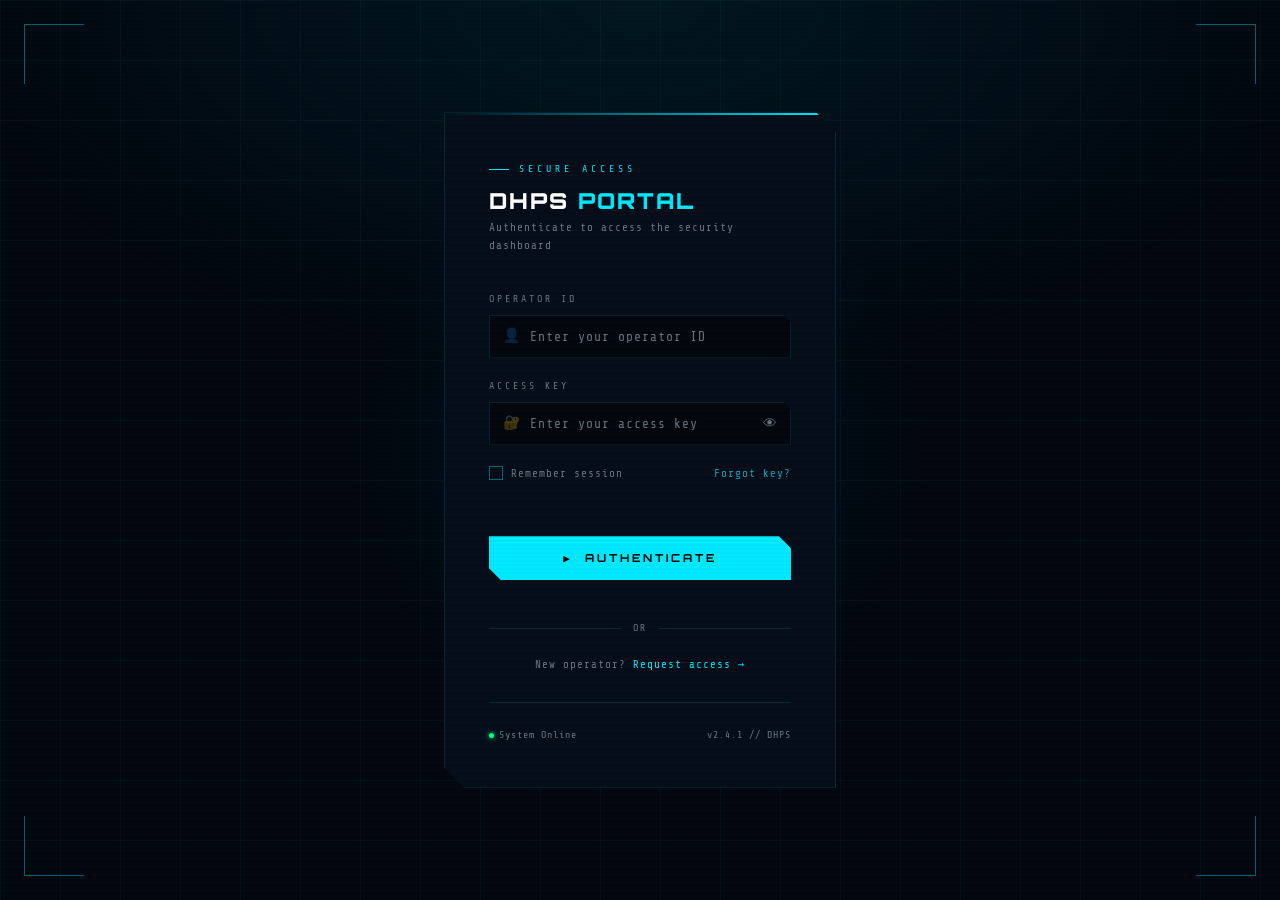
<file: frontend/login.html>
<!DOCTYPE html>
<html lang="en">
<head>
  <meta charset="UTF-8">
  <meta name="viewport" content="width=device-width, initial-scale=1.0">
  <title>DHPS — Secure Login</title>
  <link rel="stylesheet" href="css/styles.css">
  <style>
    body { display: flex; align-items: center; justify-content: center; min-height: 100vh; }

    /* ── CORNER DECORATIONS ── */
    .corner {
      position: fixed;
      width: 60px; height: 60px;
      z-index: 1;
      pointer-events: none;
    }
    .corner--tl { top: 24px; left: 24px; border-top: 1px solid var(--border-bright); border-left: 1px solid var(--border-bright); }
    .corner--tr { top: 24px; right: 24px; border-top: 1px solid var(--border-bright); border-right: 1px solid var(--border-bright); }
    .corner--bl { bottom: 24px; left: 24px; border-bottom: 1px solid var(--border-bright); border-left: 1px solid var(--border-bright); }
    .corner--br { bottom: 24px; right: 24px; border-bottom: 1px solid var(--border-bright); border-right: 1px solid var(--border-bright); }

    /* ── GLOW ── */
    .bg-glow {
      position: fixed;
      width: 600px; height: 600px;
      border-radius: 50%;
      background: radial-gradient(circle, rgba(0,234,255,0.06) 0%, transparent 70%);
      top: 50%; left: 50%;
      transform: translate(-50%, -50%);
      pointer-events: none;
      z-index: 0;
    }

    /* ── CARD ── */
    .login-wrap {
      position: relative;
      z-index: 2;
      width: 100%;
      max-width: 440px;
      padding: 24px;
      animation: fade-up 0.7s 0.2s both;
    }

    .login-card {
      background: var(--bg2);
      border: 1px solid var(--border);
      padding: 48px 44px 44px;
      position: relative;
      clip-path: polygon(0 0, calc(100% - 20px) 0, 100% 20px, 100% 100%, 20px 100%, 0 calc(100% - 20px));
    }

    /* animated top line */
    .login-card::before {
      content: '';
      position: absolute;
      top: 0; left: 0; right: 0;
      height: 2px;
      background: linear-gradient(90deg, transparent 0%, var(--cyan) 50%, transparent 100%);
      background-size: 200% 100%;
      animation: shimmer 3s linear infinite;
    }

    @keyframes shimmer { 0%{background-position: -200% 0} 100%{background-position: 200% 0} }
    @keyframes fade-up { from{opacity:0;transform:translateY(24px)} to{opacity:1;transform:translateY(0)} }

    /* ── HEADER ── */
    .login-eyebrow {
      font-family: var(--font-mono);
      font-size: 10px; color: var(--cyan);
      letter-spacing: 4px; text-transform: uppercase;
      margin-bottom: 12px;
      display: flex; align-items: center; gap: 10px;
    }
    .login-eyebrow::before { content: ''; display: block; width: 20px; height: 1px; background: var(--cyan); }

    .login-title {
      font-family: var(--font-display);
      font-size: 22px; font-weight: 900;
      color: #fff;
      letter-spacing: 2px;
      text-transform: uppercase;
      line-height: 1.1;
      margin-bottom: 6px;
    }
    .login-title span { color: var(--cyan); }

    .login-sub {
      font-family: var(--font-mono);
      font-size: 11px; color: var(--text-dim);
      letter-spacing: 1px;
      margin-bottom: 36px;
    }

    /* ── FORM ── */
    .field { margin-bottom: 20px; }

    .field-label {
      font-family: var(--font-mono);
      font-size: 10px; color: var(--text-dim);
      letter-spacing: 3px; text-transform: uppercase;
      display: block; margin-bottom: 8px;
    }

    .field-input-wrap { position: relative; }

    .field-input-wrap .field-icon {
      position: absolute;
      left: 14px; top: 50%; transform: translateY(-50%);
      font-size: 14px;
      color: var(--text-dim);
      pointer-events: none;
      transition: color 0.2s;
    }

    .field input {
      width: 100%;
      padding: 13px 14px 13px 40px;
      background: rgba(0,0,0,0.45);
      border: 1px solid var(--border);
      color: var(--text);
      font-family: var(--font-mono);
      font-size: 13px;
      letter-spacing: 1px;
      outline: none;
      border-radius: 0;
      transition: border-color 0.25s, box-shadow 0.25s;
      clip-path: polygon(0 0, calc(100% - 8px) 0, 100% 8px, 100% 100%, 0 100%);
    }

    .field input::placeholder { color: var(--text-dim); letter-spacing: 1px; }

    .field input:focus {
      border-color: var(--border-bright);
      box-shadow: 0 0 16px rgba(0,234,255,0.1);
      background: rgba(0,234,255,0.03);
    }

    .field input:focus + .field-icon,
    .field-input-wrap:focus-within .field-icon { color: var(--cyan); }

    /* eye toggle */
    .field-toggle {
      position: absolute;
      right: 14px; top: 50%; transform: translateY(-50%);
      background: none; border: none; cursor: pointer;
      color: var(--text-dim); font-size: 14px;
      padding: 0; margin: 0;
      transition: color 0.2s;
      clip-path: none !important;
    }
    .field-toggle:hover { color: var(--cyan); background: none !important; box-shadow: none !important; }

    /* ── OPTIONS ROW ── */
    .field-options {
      display: flex; align-items: center; justify-content: space-between;
      margin-bottom: 28px;
    }

    .remember-wrap { display: flex; align-items: center; gap: 8px; cursor: pointer; }
    .remember-wrap input[type=checkbox] { display: none; }
    .custom-check {
      width: 14px; height: 14px;
      border: 1px solid var(--border-bright);
      display: flex; align-items: center; justify-content: center;
      font-size: 9px; color: var(--cyan);
      transition: background 0.2s;
      flex-shrink: 0;
    }
    .remember-wrap input:checked ~ .custom-check { background: var(--cyan); color: #000; }
    .remember-label { font-family: var(--font-mono); font-size: 11px; color: var(--text-dim); letter-spacing: 1px; }

    .forgot-link { font-family: var(--font-mono); font-size: 11px; color: var(--cyan); text-decoration: none; letter-spacing: 1px; opacity: 0.7; transition: opacity 0.2s; }
    .forgot-link:hover { opacity: 1; }

    /* ── SUBMIT ── */
    .login-btn {
      width: 100%;
      padding: 15px;
      background: var(--cyan);
      color: #000;
      font-family: var(--font-display);
      font-size: 11px; font-weight: 700;
      letter-spacing: 3px; text-transform: uppercase;
      border: none; cursor: pointer;
      clip-path: polygon(0 0, calc(100% - 12px) 0, 100% 12px, 100% 100%, 12px 100%, 0 calc(100% - 12px));
      transition: all 0.25s;
      margin-bottom: 20px;
      position: relative;
      overflow: hidden;
    }

    .login-btn::after {
      content: '';
      position: absolute;
      inset: 0;
      background: linear-gradient(90deg, transparent, rgba(255,255,255,0.25), transparent);
      transform: translateX(-100%);
      transition: transform 0.5s;
    }

    .login-btn:hover { background: #fff; box-shadow: 0 0 32px rgba(0,234,255,0.4); transform: translateY(-1px); }
    .login-btn:hover::after { transform: translateX(100%); }
    .login-btn:active { transform: translateY(0); }

    /* ── STATUS MSG ── */
    #loginMsg {
      font-family: var(--font-mono);
      font-size: 12px;
      text-align: center;
      letter-spacing: 1px;
      min-height: 18px;
      margin-bottom: 8px;
      transition: color 0.3s;
    }

    /* ── DIVIDER ── */
    .divider {
      display: flex; align-items: center; gap: 12px;
      margin: 20px 0;
    }
    .divider-line { flex: 1; height: 1px; background: var(--border); }
    .divider-text { font-family: var(--font-mono); font-size: 10px; color: var(--text-dim); letter-spacing: 2px; }

    /* ── BOTTOM LINK ── */
    .login-footer-text {
      text-align: center;
      font-family: var(--font-mono);
      font-size: 11px;
      color: var(--text-dim);
      letter-spacing: 1px;
    }
    .login-footer-text a { color: var(--cyan); text-decoration: none; }
    .login-footer-text a:hover { text-decoration: underline; }

    /* ── SYSTEM INFO ── */
    .sys-info {
      margin-top: 28px;
      padding-top: 24px;
      border-top: 1px solid var(--border);
      display: flex;
      justify-content: space-between;
      align-items: center;
    }
    .sys-info-item { font-family: var(--font-mono); font-size: 10px; color: var(--text-dim); letter-spacing: 1px; }
    .sys-info-dot { display: inline-block; width: 5px; height: 5px; border-radius: 50%; background: var(--green); box-shadow: 0 0 5px var(--green); margin-right: 5px; }

    /* ── SCANNING ANIMATION on success ── */
    .scan-line {
      position: absolute;
      left: 0; right: 0;
      height: 2px;
      background: linear-gradient(90deg, transparent, var(--green), transparent);
      top: 0;
      transform: translateY(-2px);
      opacity: 0;
      transition: none;
    }
    .login-card.scanning .scan-line { animation: scan 1.2s ease-in-out; }

    @keyframes scan { 0%{top:0;opacity:1} 100%{top:100%;opacity:0} }

    /* error shake */
    @keyframes shake {
      0%,100%{transform:translateX(0)}
      20%,60%{transform:translateX(-6px)}
      40%,80%{transform:translateX(6px)}
    }
    .shake { animation: shake 0.4s ease; }
  </style>
</head>
<body>

<div class="grid-bg"></div>
<div class="bg-glow"></div>

<!-- Corner decorations -->
<div class="corner corner--tl"></div>
<div class="corner corner--tr"></div>
<div class="corner corner--bl"></div>
<div class="corner corner--br"></div>

<div class="login-wrap">
  <div class="login-card" id="loginCard">
    <div class="scan-line"></div>

    <p class="login-eyebrow">Secure Access</p>
    <h1 class="login-title">DHPS <span>Portal</span></h1>
    <p class="login-sub">Authenticate to access the security dashboard</p>

    <!-- FORM -->
    <div class="field">
      <label class="field-label" for="username">Operator ID</label>
      <div class="field-input-wrap">
        <span class="field-icon">&#x1F464;</span>
        <input type="text" id="username" placeholder="Enter your operator ID" autocomplete="username">
      </div>
    </div>

    <div class="field">
      <label class="field-label" for="password">Access Key</label>
      <div class="field-input-wrap">
        <span class="field-icon">&#x1F510;</span>
        <input type="password" id="password" placeholder="Enter your access key" autocomplete="current-password">
        <button class="field-toggle" onclick="togglePwd()" id="eyeBtn" title="Toggle visibility">&#x1F441;</button>
      </div>
    </div>

    <div class="field-options">
      <label class="remember-wrap">
        <input type="checkbox" id="rememberMe">
        <span class="custom-check" id="checkDisplay"></span>
        <span class="remember-label">Remember session</span>
      </label>
      <a href="#" class="forgot-link">Forgot key?</a>
    </div>

    <p id="loginMsg"></p>

    <button class="login-btn" onclick="handleLogin()">
      &#x25B6;&nbsp; Authenticate
    </button>

    <div class="divider">
      <span class="divider-line"></span>
      <span class="divider-text">OR</span>
      <span class="divider-line"></span>
    </div>

    <p class="login-footer-text">
      New operator? <a href="#">Request access &rarr;</a>
    </p>

    <div class="sys-info">
      <span class="sys-info-item"><span class="sys-info-dot"></span>System Online</span>
      <span class="sys-info-item">v2.4.1 // DHPS</span>
    </div>
  </div>
</div>

<script>
  /* ── CHECKBOX TOGGLE ── */
  const cb = document.getElementById('rememberMe');
  const cd = document.getElementById('checkDisplay');
  cb.addEventListener('change', () => { cd.textContent = cb.checked ? '✓' : ''; });

  /* ── PASSWORD TOGGLE ── */
  function togglePwd() {
    const inp = document.getElementById('password');
    const btn = document.getElementById('eyeBtn');
    if (inp.type === 'password') { inp.type = 'text'; btn.textContent = '🙈'; }
    else { inp.type = 'password'; btn.textContent = '👁'; }
  }

  /* ── LOGIN HANDLER ── */
  function handleLogin() {
    const user = document.getElementById('username').value.trim();
    const pass = document.getElementById('password').value;
    const msg  = document.getElementById('loginMsg');
    const card = document.getElementById('loginCard');
    const btn  = document.querySelector('.login-btn');

    msg.style.color = '';
    msg.textContent = '';

    if (!user || !pass) {
      msg.style.color = 'var(--orange)';
      msg.textContent = '⚠ All fields are required.';
      card.classList.add('shake');
      setTimeout(() => card.classList.remove('shake'), 400);
      return;
    }

    /* Demo credentials: admin / secure123 */
    if (user === 'admin' && pass === 'secure123') {
      msg.style.color = 'var(--green)';
      msg.textContent = '✔ Identity verified. Redirecting...';
      btn.textContent = 'ACCESS GRANTED';
      btn.style.background = 'var(--green)';
      card.classList.add('scanning');
      setTimeout(() => { window.location.href = 'dashboard.html'; }, 1400);
    } else {
      msg.style.color = 'var(--red)';
      msg.textContent = '✘ Invalid credentials. Access denied.';
      card.classList.add('shake');
      setTimeout(() => card.classList.remove('shake'), 400);
    }
  }

  /* ── ENTER KEY ── */
  document.addEventListener('keydown', e => { if (e.key === 'Enter') handleLogin(); });
</script>

</body>
</html>
</file>
<file: frontend/css/styles.css>
@import url('https://fonts.googleapis.com/css2?family=Share+Tech+Mono&family=Rajdhani:wght@300;400;500;600;700&family=Orbitron:wght@400;700;900&display=swap');

:root {
  --bg: #030810;
  --bg2: #060e1a;
  --surface: rgba(0, 234, 255, 0.04);
  --surface2: rgba(0, 234, 255, 0.08);
  --border: rgba(0, 234, 255, 0.12);
  --border-bright: rgba(0, 234, 255, 0.4);
  --cyan: #00eaff;
  --cyan-dim: rgba(0, 234, 255, 0.6);
  --cyan-glow: rgba(0, 234, 255, 0.2);
  --red: #ff3b5c;
  --green: #00ff88;
  --orange: #ffb800;
  --text: #c8dff0;
  --text-dim: rgba(200, 223, 240, 0.5);
  --font-display: 'Orbitron', monospace;
  --font-ui: 'Rajdhani', sans-serif;
  --font-mono: 'Share Tech Mono', monospace;
}

*, *::before, *::after { box-sizing: border-box; margin: 0; padding: 0; }
html { scroll-behavior: smooth; }

body {
  background: var(--bg);
  color: var(--text);
  font-family: var(--font-ui);
  font-size: 16px;
  line-height: 1.6;
  overflow-x: hidden;
  min-height: 100vh;
}

body::before {
  content: '';
  position: fixed;
  inset: 0;
  background: repeating-linear-gradient(0deg, transparent, transparent 2px, rgba(0,0,0,0.025) 2px, rgba(0,0,0,0.025) 4px);
  pointer-events: none;
  z-index: 9999;
}

.grid-bg {
  position: fixed;
  inset: 0;
  background-image: linear-gradient(rgba(0,234,255,0.04) 1px, transparent 1px), linear-gradient(90deg, rgba(0,234,255,0.04) 1px, transparent 1px);
  background-size: 60px 60px;
  z-index: 0;
  pointer-events: none;
}

.grid-bg::after {
  content: '';
  position: absolute;
  inset: 0;
  background: radial-gradient(ellipse 80% 60% at 50% 0%, rgba(0,234,255,0.07), transparent 70%);
}

/* NAV */
.nav {
  position: fixed;
  top: 0; left: 0; right: 0;
  z-index: 100;
  display: flex;
  align-items: center;
  justify-content: space-between;
  padding: 0 48px;
  height: 64px;
  background: rgba(3,8,16,0.9);
  backdrop-filter: blur(16px);
  border-bottom: 1px solid var(--border);
}

.nav-logo {
  font-family: var(--font-display);
  font-size: 12px;
  font-weight: 700;
  color: var(--cyan);
  letter-spacing: 3px;
  text-decoration: none;
}

.nav-links { display: flex; gap: 32px; list-style: none; }
.nav-links a { font-family: var(--font-mono); font-size: 11px; color: var(--text-dim); text-decoration: none; letter-spacing: 1px; transition: color 0.2s; }
.nav-links a:hover { color: var(--cyan); }

.nav-status { display: flex; align-items: center; gap: 8px; font-family: var(--font-mono); font-size: 11px; color: var(--green); letter-spacing: 1px; }
.status-dot { width: 6px; height: 6px; border-radius: 50%; background: var(--green); box-shadow: 0 0 8px var(--green); animation: pulse-dot 2s ease-in-out infinite; }

@keyframes pulse-dot { 0%,100%{opacity:1;transform:scale(1)} 50%{opacity:0.5;transform:scale(0.8)} }

/* HERO */
.hero {
  position: relative; z-index: 1;
  min-height: 100vh;
  display: flex; flex-direction: column; align-items: center; justify-content: center;
  text-align: center;
  padding: 120px 24px 80px;
}

.hero-eyebrow { font-family: var(--font-mono); font-size: 11px; color: var(--cyan); letter-spacing: 4px; text-transform: uppercase; margin-bottom: 24px; opacity: 0; animation: fade-up 0.8s 0.3s forwards; }

.title { font-family: var(--font-display); font-size: clamp(28px, 4.5vw, 60px); font-weight: 900; color: #fff; line-height: 1.1; margin-bottom: 8px; opacity: 0; animation: fade-up 0.8s 0.5s forwards; }
.title span { color: var(--cyan); text-shadow: 0 0 30px rgba(0,234,255,0.5); }

.subtitle { font-size: 17px; color: var(--text-dim); max-width: 560px; margin: 24px auto 0; font-weight: 400; opacity: 0; animation: fade-up 0.8s 0.7s forwards; }

.hero-buttons { display: flex; gap: 16px; margin-top: 48px; justify-content: center; flex-wrap: wrap; opacity: 0; animation: fade-up 0.8s 0.9s forwards; }

.hero-stats { display: flex; gap: 48px; margin-top: 72px; opacity: 0; animation: fade-up 0.8s 1.1s forwards; }
.hero-stat { text-align: center; }
.hero-stat-num { font-family: var(--font-display); font-size: 28px; font-weight: 900; color: var(--cyan); }
.hero-stat-label { font-family: var(--font-mono); font-size: 10px; color: var(--text-dim); letter-spacing: 2px; margin-top: 4px; text-transform: uppercase; }

@keyframes fade-up { from{opacity:0;transform:translateY(20px)} to{opacity:1;transform:translateY(0)} }

/* BUTTONS */
.btn-primary {
  display: inline-flex; align-items: center; gap: 8px;
  padding: 14px 32px;
  background: var(--cyan); color: #000;
  font-family: var(--font-display); font-size: 11px; font-weight: 700; letter-spacing: 2px;
  text-decoration: none; border-radius: 2px;
  clip-path: polygon(0 0, calc(100% - 10px) 0, 100% 10px, 100% 100%, 10px 100%, 0 calc(100% - 10px));
  transition: all 0.2s;
}
.btn-primary:hover { background: #fff; box-shadow: 0 0 30px rgba(0,234,255,0.5); transform: translateY(-2px); }

.btn-outline {
  display: inline-flex; align-items: center; gap: 8px;
  padding: 14px 32px;
  background: transparent; color: var(--cyan);
  font-family: var(--font-display); font-size: 11px; font-weight: 700; letter-spacing: 2px;
  text-decoration: none; border: 1px solid var(--border-bright); border-radius: 2px;
  clip-path: polygon(0 0, calc(100% - 10px) 0, 100% 10px, 100% 100%, 10px 100%, 0 calc(100% - 10px));
  transition: all 0.2s;
}
.btn-outline:hover { background: var(--surface2); border-color: var(--cyan); box-shadow: 0 0 20px rgba(0,234,255,0.2); transform: translateY(-2px); }

/* FEATURES */
.features-section { position: relative; z-index: 1; padding: 0 24px 100px; }
.features-header { text-align: center; padding: 80px 0 48px; }
.features-header h2 { font-family: var(--font-display); font-size: 12px; font-weight: 700; color: var(--cyan); letter-spacing: 4px; text-transform: uppercase; }

.features {
  display: grid;
  grid-template-columns: repeat(auto-fit, minmax(260px, 1fr));
  gap: 1px;
  max-width: 1100px;
  margin: 0 auto;
  background: var(--border);
  border: 1px solid var(--border);
}

.feature-card { background: var(--bg2); padding: 40px 32px; position: relative; overflow: hidden; transition: background 0.3s; }
.feature-card:hover { background: var(--surface); }
.feature-card::before { content: ''; position: absolute; top: 0; left: 0; right: 0; height: 2px; background: linear-gradient(90deg, transparent, var(--cyan), transparent); transform: translateX(-100%); transition: transform 0.5s; }
.feature-card:hover::before { transform: translateX(0); }
.feature-icon { font-size: 28px; margin-bottom: 16px; display: block; }
.feature-card h3 { font-family: var(--font-display); font-size: 12px; font-weight: 700; color: var(--cyan); letter-spacing: 2px; margin-bottom: 12px; text-transform: uppercase; }
.feature-card p { font-size: 14px; color: var(--text-dim); line-height: 1.7; }

/* MODULES */
.modules { position: relative; z-index: 1; padding: 80px 24px 100px; text-align: center; }
.modules h2 { font-family: var(--font-display); font-size: 12px; font-weight: 700; color: var(--cyan); letter-spacing: 4px; text-transform: uppercase; margin-bottom: 48px; }
.module-grid { display: grid; grid-template-columns: repeat(3, 1fr); gap: 1px; max-width: 780px; margin: 0 auto; background: var(--border); border: 1px solid var(--border); }
.module-card { padding: 28px 20px; background: var(--bg2); font-family: var(--font-mono); font-size: 13px; color: var(--text-dim); letter-spacing: 1px; transition: all 0.2s; cursor: default; }
.module-card:hover { background: var(--surface); color: var(--cyan); }

/* FOOTER */
.footer { position: relative; z-index: 1; border-top: 1px solid var(--border); padding: 32px 48px; display: flex; align-items: center; justify-content: space-between; }
.footer-copy { font-family: var(--font-mono); font-size: 11px; color: var(--text-dim); letter-spacing: 1px; }
.footer-ver { font-family: var(--font-mono); font-size: 11px; color: var(--border-bright); letter-spacing: 2px; }

@media (max-width: 768px) {
  .nav { padding: 0 20px; }
  .nav-links, .nav-status { display: none; }
  .hero-stats { gap: 24px; flex-wrap: wrap; justify-content: center; }
  .module-grid { grid-template-columns: repeat(2, 1fr); }
  .footer { flex-direction: column; gap: 12px; text-align: center; }
}
</file>
<file: frontend/css/dashboard.css>
@import url('https://fonts.googleapis.com/css2?family=Share+Tech+Mono&family=Rajdhani:wght@300;400;500;600;700&family=Orbitron:wght@400;700;900&display=swap');

:root {
  --bg: #030810;
  --bg2: #060e1a;
  --surface: rgba(0, 234, 255, 0.04);
  --surface2: rgba(0, 234, 255, 0.08);
  --border: rgba(0, 234, 255, 0.12);
  --border-bright: rgba(0, 234, 255, 0.4);
  --cyan: #00eaff;
  --red: #ff3b5c;
  --green: #00ff88;
  --orange: #ffb800;
  --text: #c8dff0;
  --text-dim: rgba(200, 223, 240, 0.5);
  --font-display: 'Orbitron', monospace;
  --font-ui: 'Rajdhani', sans-serif;
  --font-mono: 'Share Tech Mono', monospace;
}

*, *::before, *::after { box-sizing: border-box; margin: 0; padding: 0; }

body {
  background: var(--bg);
  color: var(--text);
  font-family: var(--font-ui);
  font-size: 16px;
  line-height: 1.6;
  min-height: 100vh;
}

body::before {
  content: '';
  position: fixed;
  inset: 0;
  background: repeating-linear-gradient(0deg, transparent, transparent 2px, rgba(0,0,0,0.02) 2px, rgba(0,0,0,0.02) 4px);
  pointer-events: none;
  z-index: 9999;
}

/* NAV */
.dash-nav {
  position: sticky; top: 0; z-index: 100;
  display: flex; align-items: center; justify-content: space-between;
  padding: 0 32px; height: 60px;
  background: rgba(3,8,16,0.95);
  backdrop-filter: blur(16px);
  border-bottom: 1px solid var(--border);
}

.dash-nav-logo { font-family: var(--font-display); font-size: 11px; font-weight: 700; color: var(--cyan); letter-spacing: 3px; text-decoration: none; }
.dash-nav-title { font-family: var(--font-mono); font-size: 11px; color: var(--text-dim); letter-spacing: 2px; }
.dash-nav-right { display: flex; align-items: center; gap: 8px; font-family: var(--font-mono); font-size: 11px; color: var(--green); letter-spacing: 1px; }
.status-dot { width: 6px; height: 6px; border-radius: 50%; background: var(--green); box-shadow: 0 0 8px var(--green); animation: blink 2s ease-in-out infinite; }

@keyframes blink { 0%,100%{opacity:1} 50%{opacity:0.4} }

/* LAYOUT */
.dashboard-title {
  font-family: var(--font-display);
  font-size: 22px; font-weight: 900;
  color: var(--cyan);
  text-align: center;
  padding: 40px 32px 0;
  letter-spacing: 3px;
  text-transform: uppercase;
}

.dash-page { padding: 0 32px 80px; max-width: 1300px; margin: 0 auto; }

/* STATS */
.stats {
  display: grid;
  grid-template-columns: repeat(4, 1fr);
  gap: 1px;
  background: var(--border);
  border: 1px solid var(--border);
  margin: 32px 0;
}

.card {
  background: var(--bg2);
  padding: 28px 24px;
  text-align: center;
  position: relative;
  overflow: hidden;
  transition: background 0.3s;
}

.card:hover { background: var(--surface); }

.card::after {
  content: '';
  position: absolute;
  bottom: 0; left: 0; right: 0;
  height: 2px;
  background: var(--cyan);
  transform: scaleX(0);
  transform-origin: left;
  transition: transform 0.4s;
}

.card:hover::after { transform: scaleX(1); }

.card h3 {
  font-family: var(--font-mono);
  font-size: 10px; color: var(--text-dim);
  letter-spacing: 2px; text-transform: uppercase;
  margin-bottom: 12px;
}

.card p {
  font-family: var(--font-display);
  font-size: 36px; font-weight: 900;
  color: var(--cyan);
  line-height: 1;
}

/* PANEL WRAPPER */
.dash-grid {
  display: grid;
  grid-template-columns: 1fr 1fr;
  gap: 1px;
  background: var(--border);
  border: 1px solid var(--border);
  margin-bottom: 1px;
}

.dash-panel {
  background: var(--bg2);
  padding: 32px;
}

.dash-panel-full {
  background: var(--bg2);
  padding: 32px;
  border: 1px solid var(--border);
  margin-top: 1px;
}

.panel-label {
  font-family: var(--font-mono);
  font-size: 10px; color: var(--cyan);
  letter-spacing: 3px; text-transform: uppercase;
  margin-bottom: 20px;
  display: flex; align-items: center; gap: 10px;
}

.panel-label::before { content: '//'; color: var(--text-dim); }

/* RISK ENGINE */
.risk-engine { text-align: center; }
.risk-engine h2 { font-family: var(--font-display); font-size: 12px; font-weight: 700; color: var(--cyan); letter-spacing: 3px; text-transform: uppercase; margin-bottom: 24px; }

#riskScore {
  font-family: var(--font-display);
  font-size: 15px; color: var(--text);
  letter-spacing: 2px; margin-bottom: 16px;
}

.risk-bar-wrap { position: relative; }
.risk-bar {
  width: 100%; height: 10px;
  background: rgba(255,255,255,0.06);
  border-radius: 0;
  border: 1px solid var(--border);
  overflow: hidden;
}

#riskFill {
  height: 100%; width: 40%;
  background: var(--orange);
  border-radius: 0;
  transition: width 0.6s cubic-bezier(0.4,0,0.2,1), background 0.4s;
  box-shadow: 0 0 12px currentColor;
}

/* ACTION BUTTONS */
.actions h2 { font-family: var(--font-display); font-size: 12px; font-weight: 700; color: var(--cyan); letter-spacing: 3px; text-transform: uppercase; margin-bottom: 20px; }

.action-grid { display: grid; grid-template-columns: 1fr 1fr; gap: 8px; }

button {
  padding: 12px 16px;
  background: transparent;
  color: var(--cyan);
  border: 1px solid var(--border-bright);
  font-family: var(--font-mono);
  font-size: 12px;
  letter-spacing: 1px;
  cursor: pointer;
  border-radius: 0;
  transition: all 0.2s;
  text-align: left;
  clip-path: polygon(0 0, calc(100% - 8px) 0, 100% 8px, 100% 100%, 0 100%);
}

button:hover {
  background: var(--surface2);
  border-color: var(--cyan);
  box-shadow: 0 0 16px rgba(0,234,255,0.15);
  color: #fff;
}

/* FAKE NEWS */
.fake-news-card { padding: 32px; }
.fake-news-card h2 { font-family: var(--font-display); font-size: 12px; font-weight: 700; color: var(--cyan); letter-spacing: 3px; text-transform: uppercase; margin-bottom: 20px; }

#newsInput {
  width: 100%;
  padding: 14px;
  background: rgba(0,0,0,0.4);
  border: 1px solid var(--border);
  color: var(--text);
  font-family: var(--font-mono);
  font-size: 13px;
  border-radius: 0;
  resize: vertical;
  min-height: 100px;
  transition: border-color 0.2s;
  outline: none;
}

#newsInput:focus { border-color: var(--border-bright); box-shadow: 0 0 12px rgba(0,234,255,0.1); }
#newsInput::placeholder { color: var(--text-dim); }

#newsResult {
  margin-top: 16px;
  font-family: var(--font-mono);
  font-size: 13px;
  color: var(--green);
  min-height: 20px;
  letter-spacing: 1px;
}

/* LOG TABLE */
.log h2 { font-family: var(--font-display); font-size: 12px; font-weight: 700; color: var(--cyan); letter-spacing: 3px; text-transform: uppercase; margin-bottom: 20px; }

table { width: 100%; border-collapse: collapse; font-family: var(--font-mono); font-size: 12px; }

th {
  background: rgba(0,234,255,0.06);
  color: var(--cyan);
  font-size: 10px;
  letter-spacing: 3px;
  text-transform: uppercase;
  padding: 12px 16px;
  text-align: left;
  border-bottom: 1px solid var(--border-bright);
}

td {
  padding: 12px 16px;
  border-bottom: 1px solid var(--border);
  color: var(--text-dim);
  font-size: 12px;
}

tr:hover td { background: var(--surface); color: var(--text); }

/* MODAL */
.modal {
  display: none;
  position: fixed; inset: 0;
  background: rgba(0,0,0,0.75);
  backdrop-filter: blur(8px);
  justify-content: center; align-items: center;
  z-index: 1000;
}

.modal-content {
  background: var(--bg2);
  border: 1px solid var(--border-bright);
  padding: 40px;
  width: 420px;
  max-width: 95vw;
  position: relative;
  clip-path: polygon(0 0, calc(100% - 16px) 0, 100% 16px, 100% 100%, 16px 100%, 0 calc(100% - 16px));
  box-shadow: 0 0 40px rgba(0,234,255,0.15), inset 0 0 40px rgba(0,0,0,0.5);
}

.modal-content::before {
  content: '';
  position: absolute;
  top: -1px; left: -1px; right: -1px;
  height: 2px;
  background: linear-gradient(90deg, transparent, var(--cyan), transparent);
}

.modal-content h3 {
  font-family: var(--font-display);
  font-size: 13px; font-weight: 700;
  color: var(--cyan);
  letter-spacing: 3px; text-transform: uppercase;
  margin-bottom: 24px;
}

.modal-content input,
.modal-content textarea {
  width: 100%;
  padding: 12px 14px;
  background: rgba(0,0,0,0.5);
  border: 1px solid var(--border);
  color: var(--text);
  font-family: var(--font-mono);
  font-size: 13px;
  border-radius: 0;
  outline: none;
  transition: border-color 0.2s;
  margin-bottom: 16px;
  display: block;
}

.modal-content input:focus,
.modal-content textarea:focus { border-color: var(--border-bright); box-shadow: 0 0 12px rgba(0,234,255,0.1); }

.modal-content input::placeholder,
.modal-content textarea::placeholder { color: var(--text-dim); }

.modal-content textarea { resize: vertical; min-height: 90px; }

.modal-content p {
  font-family: var(--font-mono);
  font-size: 13px;
  color: var(--green);
  margin: 12px 0;
  min-height: 18px;
  letter-spacing: 1px;
}

.modal-buttons { display: flex; gap: 12px; margin-top: 8px; }

.modal-buttons button {
  flex: 1;
  text-align: center;
  padding: 12px;
  clip-path: polygon(0 0, calc(100% - 6px) 0, 100% 6px, 100% 100%, 6px 100%, 0 calc(100% - 6px));
}

.btn-close {
  background: transparent !important;
  color: var(--text-dim) !important;
  border-color: var(--border) !important;
}

.btn-close:hover { color: var(--red) !important; border-color: var(--red) !important; }

/* TRUST BAR */
.trust-bar {
  width: 100%; height: 8px;
  background: rgba(255,255,255,0.06);
  border: 1px solid var(--border);
  margin-top: 10px;
  overflow: hidden;
}

#trustFill {
  height: 100%; width: 0%;
  background: var(--green);
  transition: width 0.6s cubic-bezier(0.4,0,0.2,1);
}

@media (max-width: 900px) {
  .stats { grid-template-columns: repeat(2, 1fr); }
  .dash-grid { grid-template-columns: 1fr; }
  .action-grid { grid-template-columns: 1fr; }
}
</file>
